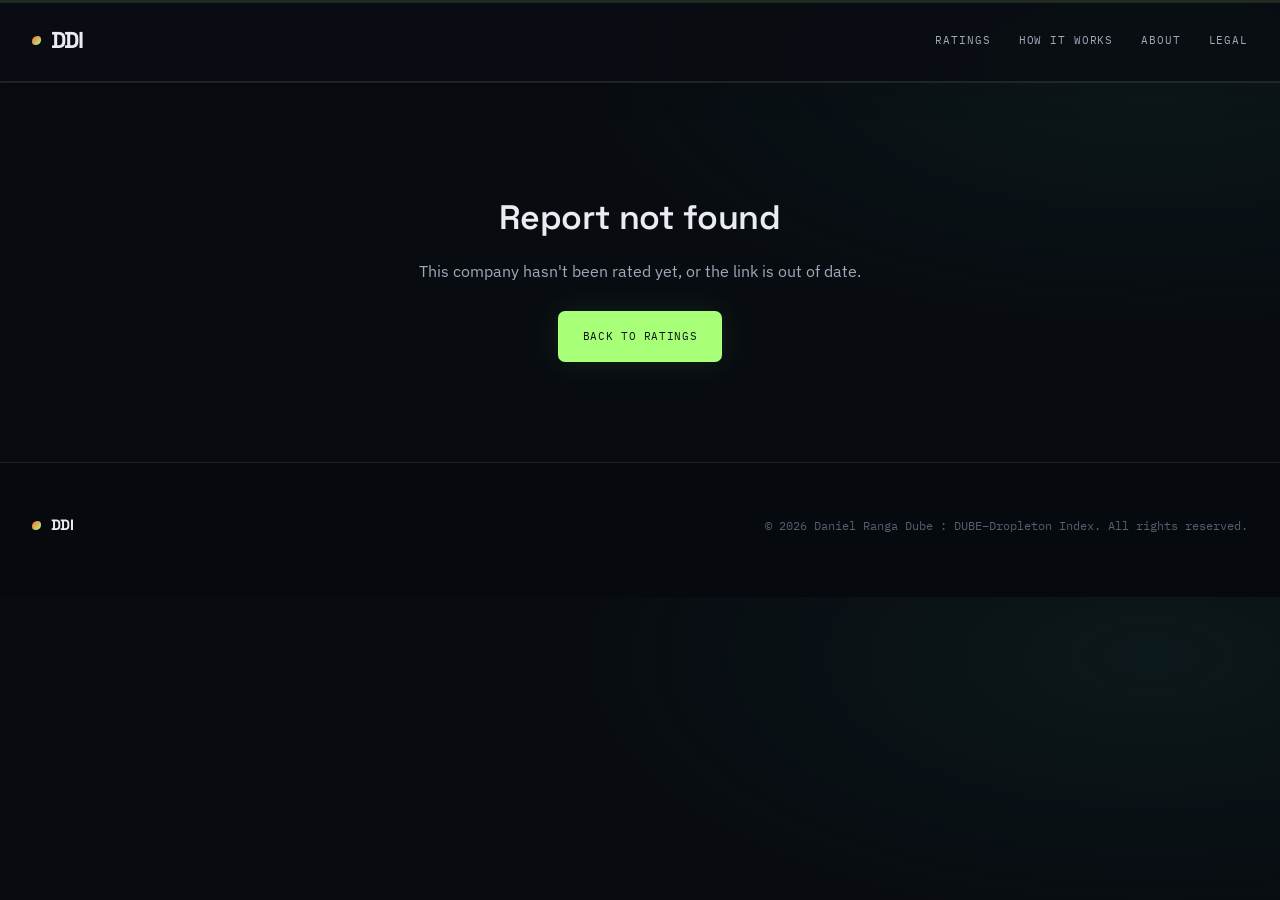
<file: company.html>
<!DOCTYPE html>
<html lang="en">
<head>
<meta charset="UTF-8">
<meta name="viewport" content="width=device-width, initial-scale=1.0">
<title>DDI ,  Company Rating</title>
<link rel="preconnect" href="https://fonts.googleapis.com">
<link rel="preconnect" href="https://fonts.gstatic.com" crossorigin>
<link href="https://fonts.googleapis.com/css2?family=Space+Grotesk:wght@400;500;600;700&family=IBM+Plex+Sans:ital,wght@0,400;0,500;0,600;1,400&family=IBM+Plex+Mono:wght@400;500;600&display=swap" rel="stylesheet">
<link rel="stylesheet" href="style.css">
<style>
  .profile-hero{
    padding: 60px 0 20px;
    border-top: none;
  }
  .back-link{
    font-family: var(--serif-num);
    font-size: 12.5px;
    letter-spacing: 0.04em;
    color: var(--ink-dim);
    text-decoration: none;
    display: inline-flex;
    align-items: center;
    gap: 6px;
    margin-bottom: 34px;
  }
  .back-link:hover{ color: var(--velocity); }

  .profile-top{
    display: flex;
    align-items: center;
    gap: 20px;
    margin-bottom: 22px;
  }
  .profile-logo{
    width: 72px;
    height: 72px;
    object-fit: contain;
    border-radius: var(--radius);
    background: var(--bg-raised);
    border: 1px solid var(--line);
    padding: 10px;
    flex-shrink: 0;
  }
  .profile-logo-fallback{
    width: 72px;
    height: 72px;
    border-radius: var(--radius);
    background: linear-gradient(150deg, var(--energy), var(--velocity) 130%);
    display: flex;
    align-items: center;
    justify-content: center;
    font-family: var(--display);
    font-weight: 700;
    font-size: 24px;
    color: #0A0D13;
    flex-shrink: 0;
  }
  .profile-sector{
    font-family: var(--serif-num);
    font-size: 12px;
    letter-spacing: 0.06em;
    text-transform: uppercase;
    color: var(--ink-faint);
    margin-top: 6px;
  }
  .profile-headline{
    font-family: var(--display);
    font-weight: 600;
    font-size: clamp(24px, 3.4vw, 34px);
    line-height: 1.2;
    margin-bottom: 26px;
    max-width: 24ch;
  }
  .profile-body{
    font-size: 16.5px;
    color: var(--ink-dim);
    line-height: 1.75;
    max-width: 68ch;
    margin-bottom: 50px;
  }

  .profile-scores{
    background: var(--bg-panel);
    border: 1px solid var(--line);
    border-radius: var(--radius);
    padding: 36px;
    margin-bottom: 44px;
  }
  .profile-score-row{
    display: grid;
    grid-template-columns: 70px 1fr 50px;
    align-items: center;
    gap: 16px;
    font-family: var(--serif-num);
    font-size: 13px;
    margin-bottom: 18px;
  }
  .profile-score-row:last-of-type{ margin-bottom: 0; }
  .profile-score-row .label{ color: var(--ink-dim); letter-spacing: 0.04em; }
  .profile-score-row .bar-track{
    height: 8px;
    background: rgba(233,236,243,0.08);
    border-radius: 4px;
    overflow: hidden;
    display: block;
  }
  .profile-score-row .bar-fill{
    display: block;
    height: 100%;
    border-radius: 4px;
    transition: width 0.8s ease;
  }
  .profile-score-row.ads .bar-fill{ background: var(--energy); }
  .profile-score-row.ows .bar-fill{ background: #FFB199; }
  .profile-score-row.rvs .bar-fill{ background: var(--velocity); }
  .profile-score-row .value{ text-align: right; color: var(--ink); font-size: 15px; }

  .profile-ddi{
    display: flex;
    align-items: baseline;
    justify-content: space-between;
    padding-top: 26px;
    margin-top: 26px;
    border-top: 1px solid var(--line);
  }
  .profile-ddi .num{
    font-family: var(--serif-num);
    font-size: 56px;
    font-weight: 500;
    color: var(--ink);
    line-height: 1;
  }
  .profile-ddi .num-caption{
    font-family: var(--serif-num);
    font-size: 11px;
    letter-spacing: 0.08em;
    text-transform: uppercase;
    color: var(--ink-faint);
    display: block;
    margin-top: 6px;
  }

  .profile-conclusion{
    border-left: 2px solid var(--velocity);
    padding: 4px 0 4px 24px;
    margin-bottom: 60px;
  }
  .profile-conclusion strong{
    display: block;
    font-family: var(--serif-num);
    font-size: 11px;
    letter-spacing: 0.08em;
    text-transform: uppercase;
    color: var(--velocity);
    margin-bottom: 10px;
  }
  .profile-conclusion p{
    font-size: 16px;
    color: var(--ink);
    line-height: 1.75;
    max-width: 64ch;
  }

  .not-found{
    padding: 100px 0;
    text-align: center;
  }
  .not-found h2{ margin-bottom: 14px; }
  .not-found p{ color: var(--ink-dim); margin-bottom: 26px; }
</style>
<link rel="stylesheet" href="vision.css"><link rel="icon" href="favicon.ico?v=3" sizes="any">
<link rel="icon" type="image/png" sizes="64x64" href="assets/favicon.png?v=3">
<link rel="icon" type="image/svg+xml" href="assets/favicon.svg?v=3">
<link rel="stylesheet" href="progress.css">
</head>
<body>

<header class="site-nav">
  <div class="nav-inner">
    <a href="index.html" class="wordmark"><span class="dot"></span>DDI</a>
    <nav class="links">
      <a href="index.html">Ratings</a>
      <a href="methodology.html">How it works</a>
      <a href="methodology.html#about">About</a>
      <a href="methodology.html#legal">Legal</a>
    </nav>
  </div>
</header>

<div id="profile-root"></div>

<footer>
  <div class="wrap footer-inner">
    <a href="index.html" class="wordmark"><span class="dot"></span>DDI</a>
    <p>&copy; <span id="year"></span> Daniel Ranga Dube : DUBE&ndash;Dropleton Index. All rights reserved.</p>
  </div>
</footer>

<script>
  document.getElementById('year').textContent = new Date().getFullYear();
</script>
<script src="data.js"></script>
<script src="app.js"></script>
<script>
  function renderProfile() {
    const root = document.getElementById("profile-root");
    const params = new URLSearchParams(window.location.search);
    const slug = params.get("c");
    const company = companies.find(c => slugify(c.name) === slug);

    if (!company) {
      root.innerHTML = `
        <section class="not-found">
          <div class="wrap">
            <h2>Report not found</h2>
            <p>This company hasn't been rated yet, or the link is out of date.</p>
            <a href="index.html" class="btn btn-primary">Back to ratings</a>
          </div>
        </section>
      `;
      document.title = "DDI ,  Report not found";
      return;
    }

    const ddi = calculateDDI(company.ads, company.ows, company.rvs);
    const state = getState(ddi);
    const hasLogo = company.logo && company.logo.trim() !== "";

    document.title = `${company.name} ,  DDI Rating`;

    root.innerHTML = `
      <section class="profile-hero">
        <div class="wrap">
          <a href="index.html" class="back-link">&larr; Back to all ratings</a>
          <div class="profile-top">
            ${hasLogo
              ? `<img class="profile-logo" src="${company.logo}" alt="${company.name} logo" onerror="this.replaceWith(Object.assign(document.createElement('div'),{className:'profile-logo-fallback',textContent:getInitials('${company.name.replace(/'/g,"\\'")}')}))">`
              : `<div class="profile-logo-fallback">${getInitials(company.name)}</div>`
            }
            <div>
              <h1 class="wordmark" style="font-size:26px;">${company.name}</h1>
              <div class="profile-sector">${company.sector}${company.illustrative ? ' <span class="illustrative-badge">Composite Example</span>' : ''}</div>
            </div>
          </div>
          <h2 class="profile-headline">${company.headline}</h2>
          <p class="profile-body">${company.body}</p>
        </div>
      </section>

      <section style="border-top:none; padding-top:0;">
        <div class="wrap">
          <div class="profile-scores">
            <div class="profile-score-row ads">
              <span class="label">ADS</span>
              <span class="bar-track"><span class="bar-fill" style="width:${scoreBarWidth(company.ads)}"></span></span>
              <span class="value">${company.ads}</span>
            </div>
            <div class="profile-score-row ows">
              <span class="label">OWS</span>
              <span class="bar-track"><span class="bar-fill" style="width:${scoreBarWidth(company.ows)}"></span></span>
              <span class="value">${company.ows}</span>
            </div>
            <div class="profile-score-row rvs">
              <span class="label">RVS</span>
              <span class="bar-track"><span class="bar-fill" style="width:${scoreBarWidth(company.rvs)}"></span></span>
              <span class="value">${company.rvs}</span>
            </div>
            <div class="profile-ddi">
              <div>
                <span class="num">${ddi.toFixed(1)}</span>
                <span class="num-caption">DDI Score</span>
              </div>
              <span class="state-tag ${state.tag}" style="font-size:14px; padding:8px 16px;">${state.label}</span>
            </div>
          </div>

          <div class="profile-conclusion">
            <strong>Conclusion</strong>
            <p>${company.conclusion}</p>
          </div>

          <a href="index.html" class="btn btn-ghost">&larr; Back to all ratings</a>
        </div>
      </section>
    `;
  }

  document.addEventListener("DOMContentLoaded", renderProfile);
</script>

<script src="progress.js"></script>
</body>
</html>
</file>
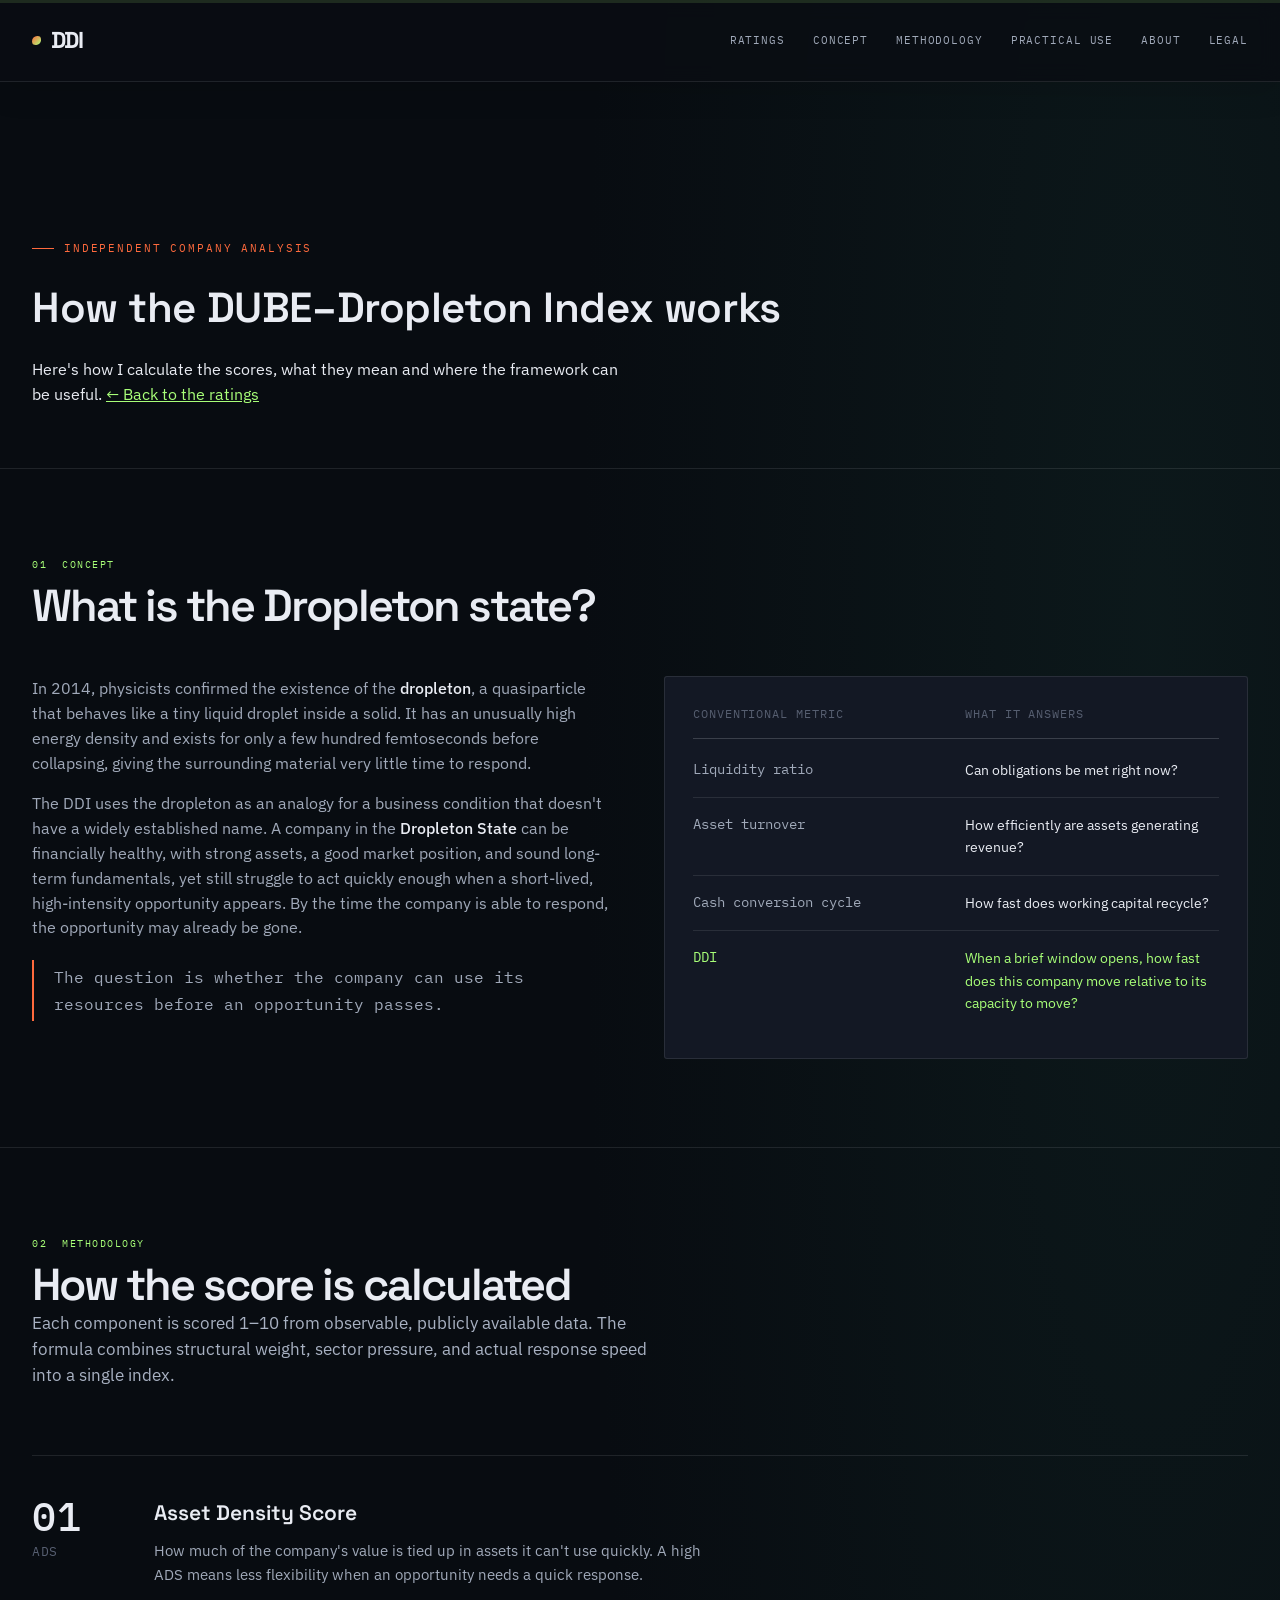
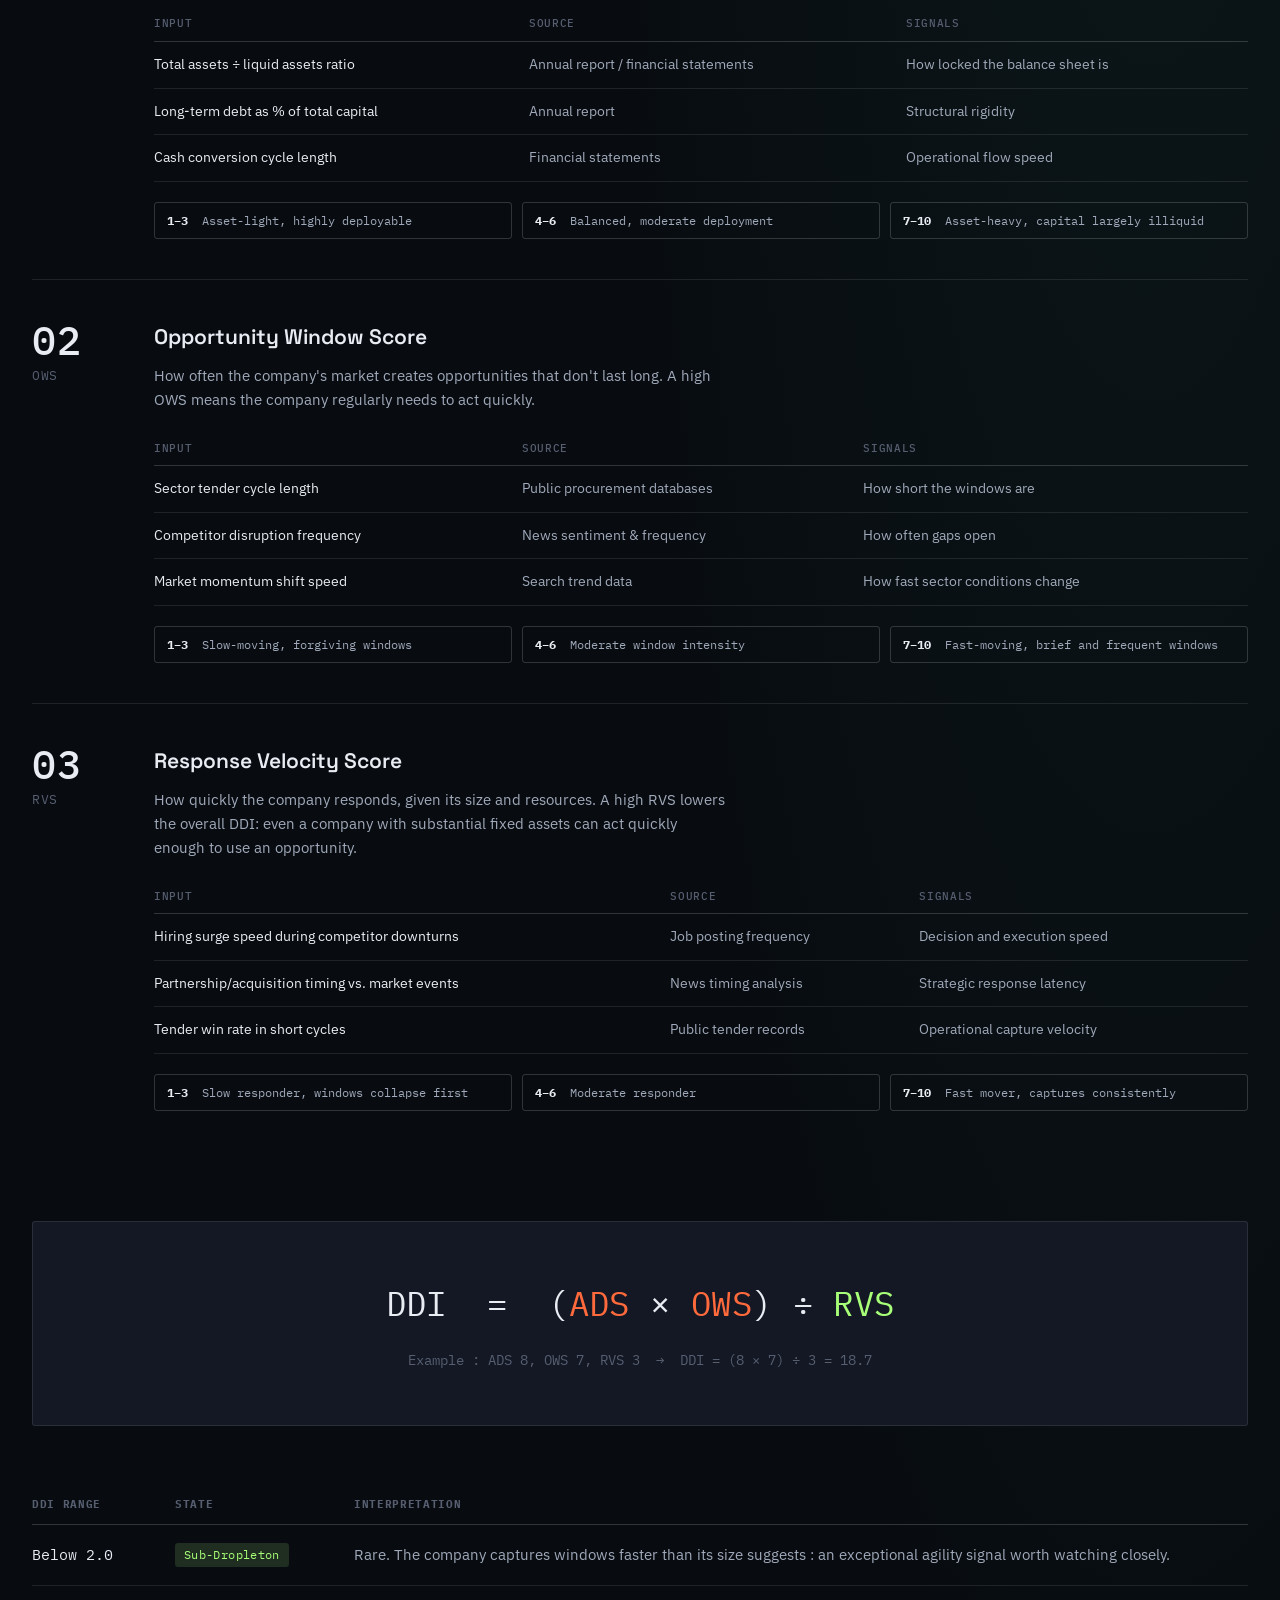
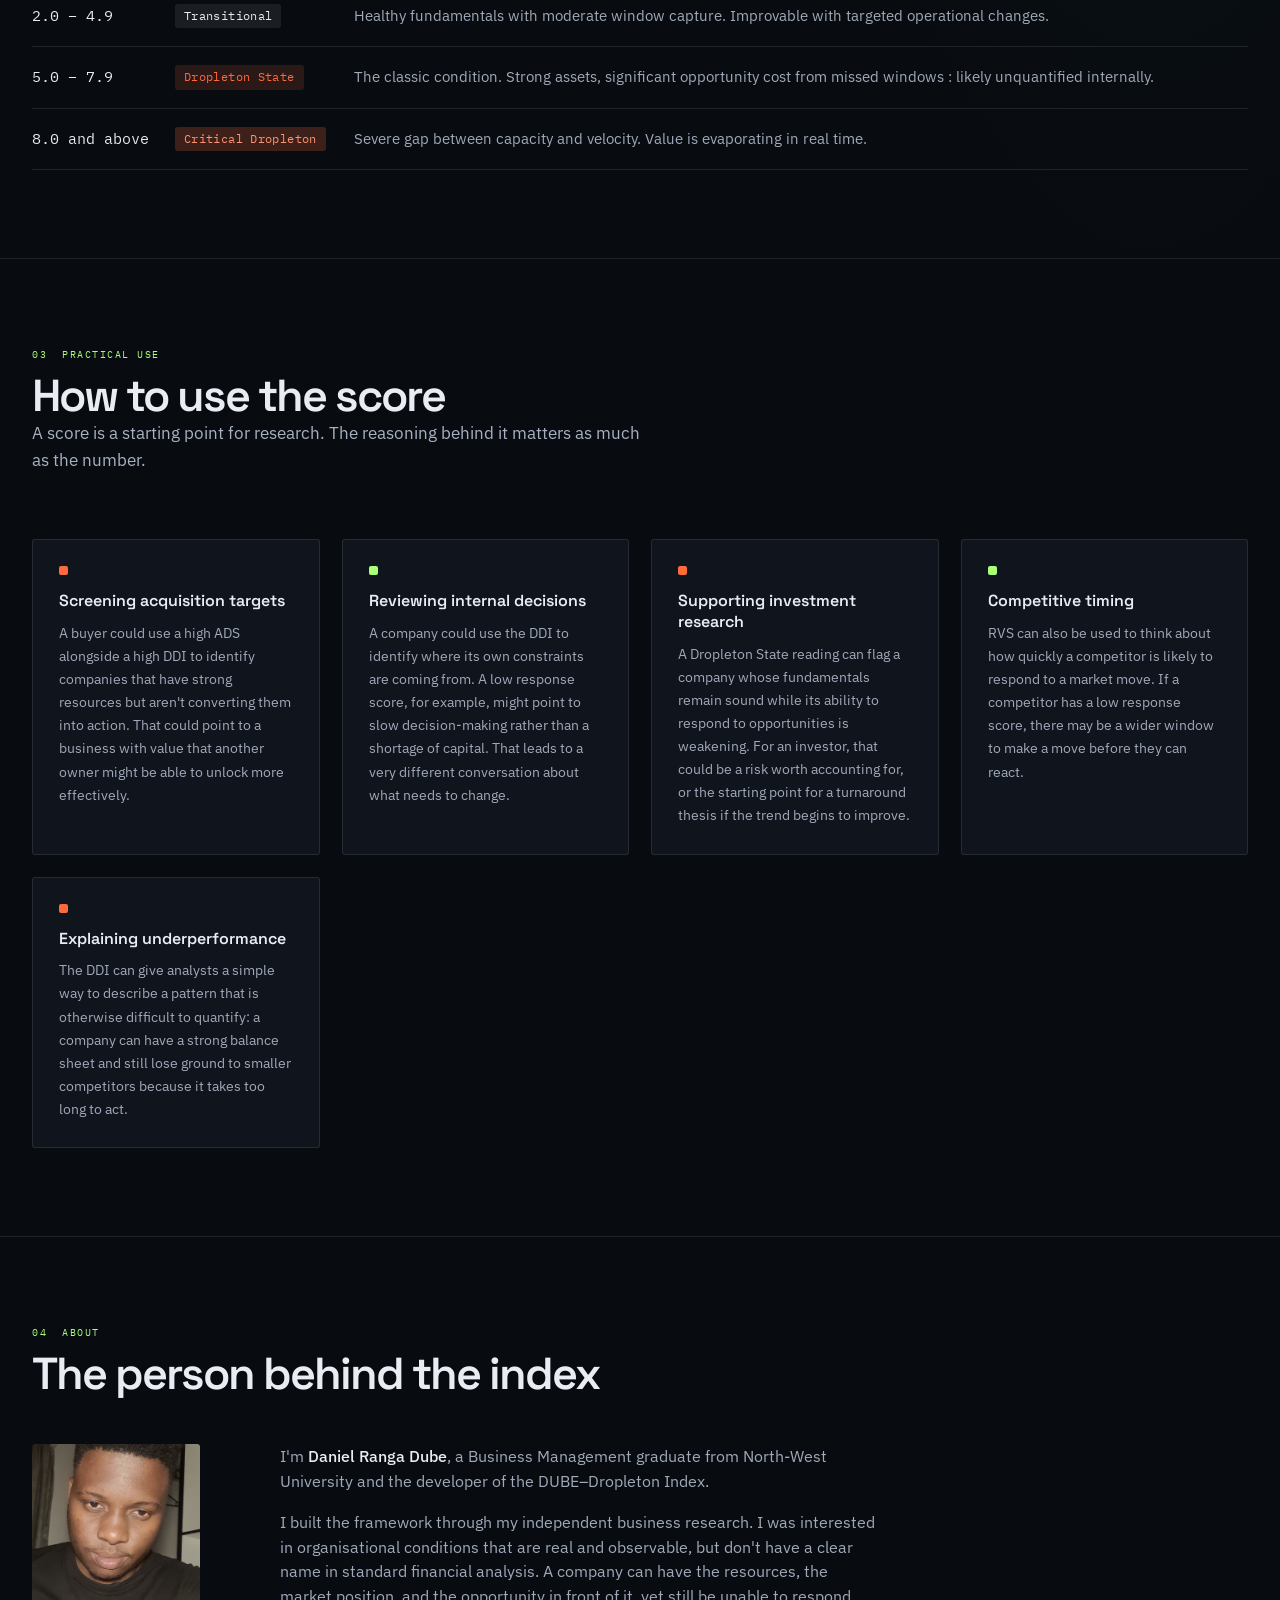
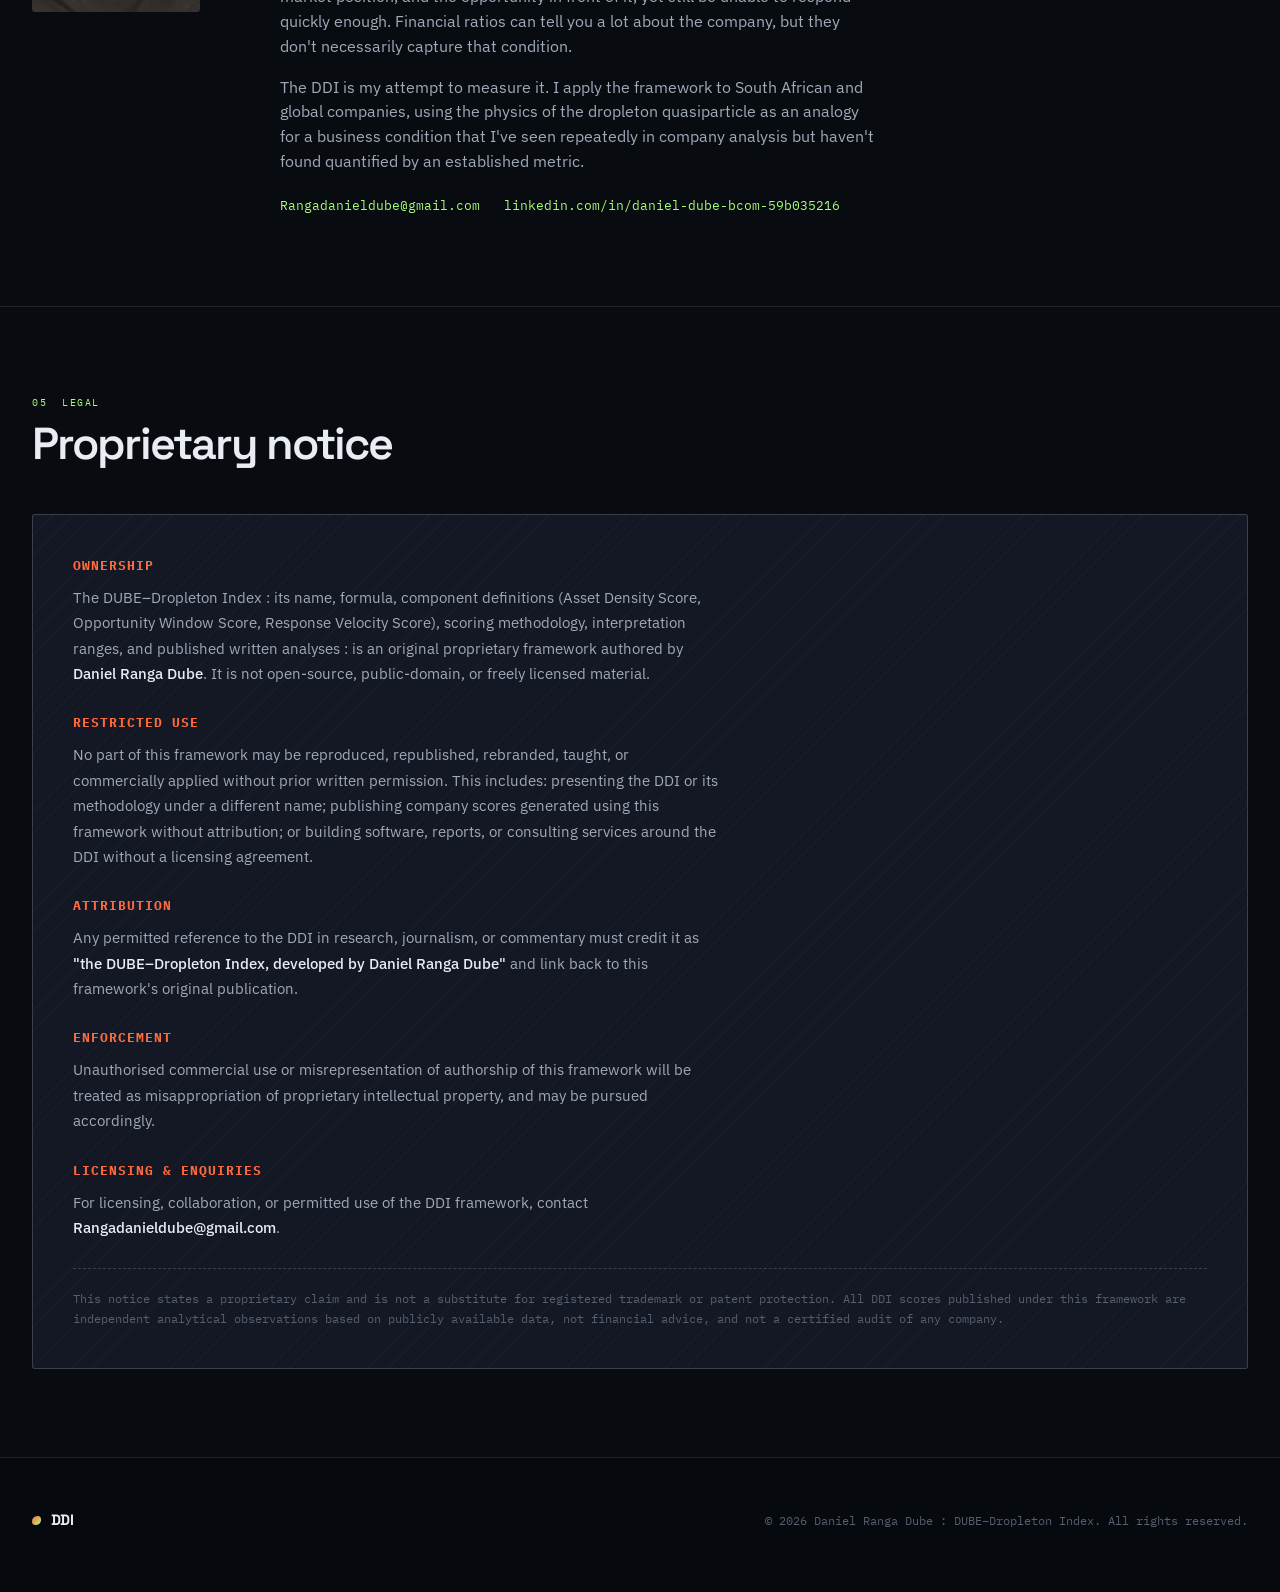
<file: methodology.html>
<!DOCTYPE html>
<html lang="en">
<head>
<meta charset="UTF-8">
<meta name="viewport" content="width=device-width, initial-scale=1.0">
<title>How the DDI Works ,  DUBE-Dropleton Index</title>
<meta name="description" content="The concept, formula, methodology, and practical uses of the DUBE-Dropleton Index (DDI).">
<link rel="preconnect" href="https://fonts.googleapis.com">
<link rel="preconnect" href="https://fonts.gstatic.com" crossorigin>
<link href="https://fonts.googleapis.com/css2?family=Space+Grotesk:wght@400;500;600;700&family=IBM+Plex+Sans:ital,wght@0,400;0,500;0,600;1,400&family=IBM+Plex+Mono:wght@400;500;600&display=swap" rel="stylesheet">
<link rel="stylesheet" href="style.css">
<link rel="stylesheet" href="vision.css"><link rel="icon" href="favicon.ico?v=3" sizes="any">
<link rel="icon" type="image/png" sizes="64x64" href="assets/favicon.png?v=3">
<link rel="icon" type="image/svg+xml" href="assets/favicon.svg?v=3">
<link rel="stylesheet" href="progress.css">
</head>
<body>

<header class="site-nav">
  <div class="nav-inner">
    <a href="#top" class="wordmark"><span class="dot"></span>DDI</a>
    <nav class="links">
      <a href="index.html">Ratings</a>
      <a href="#concept">Concept</a>
      <a href="#methodology">Methodology</a>
      <a href="#practical">Practical Use</a>
      <a href="#about">About</a>
      <a href="#legal">Legal</a>
    </nav>
  </div>
</header>

<div id="top"></div>

<section style="border-top:none; padding-bottom: 60px;">
  <div class="wrap" style="padding-top: 70px;">
    <p class="eyebrow">Independent company analysis</p>
    <h1 class="thesis" style="font-size: clamp(28px, 3.6vw, 42px);">How the DUBE&ndash;Dropleton Index works</h1>
    <p class="sub" style="max-width: 60ch;">Here's how I calculate the scores, what they mean and where the framework can be useful. <a href="index.html" style="color:var(--velocity)">&larr; Back to the ratings</a></p>
  </div>
</section>

<section id="concept">
  <div class="wrap">
    <div class="section-head">
      <div>
        <p class="section-tag">01 &nbsp;Concept</p>
        <h2>What is the Dropleton state?</h2>
      </div>
    </div>
    <div class="concept-grid">
      <div>
        <p>In 2014, physicists confirmed the existence of the <strong>dropleton</strong>, a quasiparticle that behaves like a tiny liquid droplet inside a solid. It has an unusually high energy density and exists for only a few hundred femtoseconds before collapsing, giving the surrounding material very little time to respond.</p>
        <p>The DDI uses the dropleton as an analogy for a business condition that doesn't have a widely established name. A company in the <strong>Dropleton State</strong> can be financially healthy, with strong assets, a good market position, and sound long-term fundamentals, yet still struggle to act quickly enough when a short-lived, high-intensity opportunity appears. By the time the company is able to respond, the opportunity may already be gone.</p>
        <p class="pull-note">The question is whether the company can use its resources before an opportunity passes.</p>
      </div>
      <div class="compare-panel">
        <div class="compare-head">
          <div>Conventional metric</div>
          <div>What it answers</div>
        </div>
        <div class="compare-row">
          <div class="metric-name">Liquidity ratio</div>
          <div class="metric-q">Can obligations be met right now?</div>
        </div>
        <div class="compare-row">
          <div class="metric-name">Asset turnover</div>
          <div class="metric-q">How efficiently are assets generating revenue?</div>
        </div>
        <div class="compare-row">
          <div class="metric-name">Cash conversion cycle</div>
          <div class="metric-q">How fast does working capital recycle?</div>
        </div>
        <div class="compare-row ddi-row">
          <div class="metric-name">DDI</div>
          <div class="metric-q">When a brief window opens, how fast does this company move relative to its capacity to move?</div>
        </div>
      </div>
    </div>
  </div>
</section>

<section id="methodology">
  <div class="wrap">
    <div class="section-head">
      <div>
        <p class="section-tag">02 &nbsp;Methodology</p>
        <h2>How the score is calculated</h2>
        <p class="lede">Each component is scored 1&ndash;10 from observable, publicly available data. The formula combines structural weight, sector pressure, and actual response speed into a single index.</p>
      </div>
    </div>

    <div class="component-card">
      <div class="comp-index"><span class="num">01</span>ADS</div>
      <div class="comp-body">
        <h3>Asset Density Score</h3>
        <p class="what">How much of the company's value is tied up in assets it can't use quickly. A high ADS means less flexibility when an opportunity needs a quick response.</p>
        <table class="inputs">
          <tr><th>Input</th><th>Source</th><th>Signals</th></tr>
          <tr><td>Total assets &divide; liquid assets ratio</td><td>Annual report / financial statements</td><td>How locked the balance sheet is</td></tr>
          <tr><td>Long-term debt as % of total capital</td><td>Annual report</td><td>Structural rigidity</td></tr>
          <tr><td>Cash conversion cycle length</td><td>Financial statements</td><td>Operational flow speed</td></tr>
        </table>
        <div class="scoring-guide">
          <div class="chip"><b>1&ndash;3</b> &nbsp;Asset-light, highly deployable</div>
          <div class="chip"><b>4&ndash;6</b> &nbsp;Balanced, moderate deployment</div>
          <div class="chip"><b>7&ndash;10</b> &nbsp;Asset-heavy, capital largely illiquid</div>
        </div>
      </div>
    </div>

    <div class="component-card">
      <div class="comp-index"><span class="num">02</span>OWS</div>
      <div class="comp-body">
        <h3>Opportunity Window Score</h3>
        <p class="what">How often the company's market creates opportunities that don't last long. A high OWS means the company regularly needs to act quickly.</p>
        <table class="inputs">
          <tr><th>Input</th><th>Source</th><th>Signals</th></tr>
          <tr><td>Sector tender cycle length</td><td>Public procurement databases</td><td>How short the windows are</td></tr>
          <tr><td>Competitor disruption frequency</td><td>News sentiment &amp; frequency</td><td>How often gaps open</td></tr>
          <tr><td>Market momentum shift speed</td><td>Search trend data</td><td>How fast sector conditions change</td></tr>
        </table>
        <div class="scoring-guide">
          <div class="chip"><b>1&ndash;3</b> &nbsp;Slow-moving, forgiving windows</div>
          <div class="chip"><b>4&ndash;6</b> &nbsp;Moderate window intensity</div>
          <div class="chip"><b>7&ndash;10</b> &nbsp;Fast-moving, brief and frequent windows</div>
        </div>
      </div>
    </div>

    <div class="component-card">
      <div class="comp-index"><span class="num">03</span>RVS</div>
      <div class="comp-body">
        <h3>Response Velocity Score</h3>
        <p class="what">How quickly the company responds, given its size and resources. A high RVS lowers the overall DDI: even a company with substantial fixed assets can act quickly enough to use an opportunity.</p>
        <table class="inputs">
          <tr><th>Input</th><th>Source</th><th>Signals</th></tr>
          <tr><td>Hiring surge speed during competitor downturns</td><td>Job posting frequency</td><td>Decision and execution speed</td></tr>
          <tr><td>Partnership/acquisition timing vs. market events</td><td>News timing analysis</td><td>Strategic response latency</td></tr>
          <tr><td>Tender win rate in short cycles</td><td>Public tender records</td><td>Operational capture velocity</td></tr>
        </table>
        <div class="scoring-guide">
          <div class="chip"><b>1&ndash;3</b> &nbsp;Slow responder, windows collapse first</div>
          <div class="chip"><b>4&ndash;6</b> &nbsp;Moderate responder</div>
          <div class="chip"><b>7&ndash;10</b> &nbsp;Fast mover, captures consistently</div>
        </div>
      </div>
    </div>

    <div class="formula-block">
      <div class="formula">DDI &nbsp;=&nbsp; (<span class="e">ADS</span> &times; <span class="e">OWS</span>) &divide; <span class="v">RVS</span></div>
      <div class="example">Example : ADS 8, OWS 7, RVS 3 &nbsp;&rarr;&nbsp; DDI = (8 &times; 7) &divide; 3 = 18.7</div>
    </div>

    <table class="interp">
      <tr><th>DDI Range</th><th>State</th><th>Interpretation</th></tr>
      <tr>
        <td class="range">Below 2.0</td>
        <td class="state"><span class="state-tag state-sub">Sub-Dropleton</span></td>
        <td>Rare. The company captures windows faster than its size suggests : an exceptional agility signal worth watching closely.</td>
      </tr>
      <tr>
        <td class="range">2.0 &ndash; 4.9</td>
        <td class="state"><span class="state-tag state-trans">Transitional</span></td>
        <td>Healthy fundamentals with moderate window capture. Improvable with targeted operational changes.</td>
      </tr>
      <tr>
        <td class="range">5.0 &ndash; 7.9</td>
        <td class="state"><span class="state-tag state-drop">Dropleton State</span></td>
        <td>The classic condition. Strong assets, significant opportunity cost from missed windows : likely unquantified internally.</td>
      </tr>
      <tr>
        <td class="range">8.0 and above</td>
        <td class="state"><span class="state-tag state-crit">Critical Dropleton</span></td>
        <td>Severe gap between capacity and velocity. Value is evaporating in real time.</td>
      </tr>
    </table>
  </div>
</section>

<section id="practical">
  <div class="wrap">
    <div class="section-head">
      <div>
        <p class="section-tag">03 &nbsp;Practical Use</p>
        <h2>How to use the score</h2>
        <p class="lede">A score is a starting point for research. The reasoning behind it matters as much as the number.</p>
      </div>
    </div>

    <div class="use-grid">
      <div class="use-card">
        <span class="use-mark" style="background:var(--energy)"></span>
        <h4>Screening acquisition targets</h4>
        <p>A buyer could use a high ADS alongside a high DDI to identify companies that have strong resources but aren't converting them into action. That could point to a business with value that another owner might be able to unlock more effectively.</p>
      </div>
      <div class="use-card">
        <span class="use-mark" style="background:var(--velocity)"></span>
        <h4>Reviewing internal decisions</h4>
        <p>A company could use the DDI to identify where its own constraints are coming from. A low response score, for example, might point to slow decision-making rather than a shortage of capital. That leads to a very different conversation about what needs to change.</p>
      </div>
      <div class="use-card">
        <span class="use-mark" style="background:var(--energy)"></span>
        <h4>Supporting investment research</h4>
        <p>A Dropleton State reading can flag a company whose fundamentals remain sound while its ability to respond to opportunities is weakening. For an investor, that could be a risk worth accounting for, or the starting point for a turnaround thesis if the trend begins to improve.</p>
      </div>
      <div class="use-card">
        <span class="use-mark" style="background:var(--velocity)"></span>
        <h4>Competitive timing</h4>
        <p>RVS can also be used to think about how quickly a competitor is likely to respond to a market move. If a competitor has a low response score, there may be a wider window to make a move before they can react.</p>
      </div>
      <div class="use-card">
        <span class="use-mark" style="background:var(--energy)"></span>
        <h4>Explaining underperformance</h4>
        <p>The DDI can give analysts a simple way to describe a pattern that is otherwise difficult to quantify: a company can have a strong balance sheet and still lose ground to smaller competitors because it takes too long to act.</p>
      </div>
    </div>
  </div>
</section>

<section id="about">
  <div class="wrap">
    <div class="section-head">
      <div>
        <p class="section-tag">04 &nbsp;About</p>
        <h2>The person behind the index</h2>
      </div>
    </div>
    <div class="about-grid">
      <!-- Save your photo as images/profile/daniel.jpg and it will show automatically. -->
      <div class="photo-frame-wrap">
        <img class="photo-frame" src="images/profile/daniel.jpg" alt="Daniel Ranga Dube"
             onerror="this.style.display='none'; this.nextElementSibling.style.display='flex';">
        <div class="photo-frame photo-frame--placeholder" style="display:none;">
          <span>Add<br>photo</span>
        </div>
      </div>
      <div class="about-copy">
        <p>I'm <strong>Daniel Ranga Dube</strong>, a Business Management graduate from North-West University and the developer of the DUBE&ndash;Dropleton Index.</p>
        <p>I built the framework through my independent business research. I was interested in organisational conditions that are real and observable, but don't have a clear name in standard financial analysis. A company can have the resources, the market position, and the opportunity in front of it, yet still be unable to respond quickly enough. Financial ratios can tell you a lot about the company, but they don't necessarily capture that condition.</p>
        <p>The DDI is my attempt to measure it. I apply the framework to South African and global companies, using the physics of the dropleton quasiparticle as an analogy for a business condition that I've seen repeatedly in company analysis but haven't found quantified by an established metric.</p>
        <div class="contact-line">
          <a href="mailto:Rangadanieldube@gmail.com">Rangadanieldube@gmail.com</a>
          <a href="https://linkedin.com/in/daniel-dube-bcom-59b035216" target="_blank" rel="noopener">linkedin.com/in/daniel-dube-bcom-59b035216</a>
        </div>
      </div>
    </div>
  </div>
</section>

<section id="legal">
  <div class="wrap">
    <div class="section-head">
      <div>
        <p class="section-tag">05 &nbsp;Legal</p>
        <h2>Proprietary notice</h2>
      </div>
    </div>
    <div class="legal-panel">
      <h3>Ownership</h3>
      <p>The DUBE&ndash;Dropleton Index : its name, formula, component definitions (Asset Density Score, Opportunity Window Score, Response Velocity Score), scoring methodology, interpretation ranges, and published written analyses : is an original proprietary framework authored by <strong>Daniel Ranga Dube</strong>. It is not open-source, public-domain, or freely licensed material.</p>

      <h3>Restricted use</h3>
      <p>No part of this framework may be reproduced, republished, rebranded, taught, or commercially applied without prior written permission. This includes: presenting the DDI or its methodology under a different name; publishing company scores generated using this framework without attribution; or building software, reports, or consulting services around the DDI without a licensing agreement.</p>

      <h3>Attribution</h3>
      <p>Any permitted reference to the DDI in research, journalism, or commentary must credit it as <strong>"the DUBE&ndash;Dropleton Index, developed by Daniel Ranga Dube"</strong> and link back to this framework's original publication.</p>

      <h3>Enforcement</h3>
      <p>Unauthorised commercial use or misrepresentation of authorship of this framework will be treated as misappropriation of proprietary intellectual property, and may be pursued accordingly.</p>

      <h3>Licensing &amp; enquiries</h3>
      <p>For licensing, collaboration, or permitted use of the DDI framework, contact <strong>Rangadanieldube@gmail.com</strong>.</p>

      <div class="legal-disclaimer-note">
        This notice states a proprietary claim and is not a substitute for registered trademark or patent protection. All DDI scores published under this framework are independent analytical observations based on publicly available data, not financial advice, and not a certified audit of any company.
      </div>
    </div>
  </div>
</section>

<footer>
  <div class="wrap footer-inner">
    <a href="#top" class="wordmark"><span class="dot"></span>DDI</a>
    <p>&copy; <span id="year"></span> Daniel Ranga Dube : DUBE&ndash;Dropleton Index. All rights reserved.</p>
  </div>
</footer>

<script>
  document.getElementById('year').textContent = new Date().getFullYear();
</script>

<script src="progress.js"></script>
</body>
</html>
</file>
<file: style.css>
:root{
    --bg: #0A0D13;
    --bg-raised: #10141C;
    --bg-panel: #131824;
    --lattice: rgba(160, 180, 220, 0.08);
    --lattice-strong: rgba(160, 180, 220, 0.16);
    --ink: #E9ECF3;
    --ink-dim: #8D95A8;
    --ink-faint: #565E70;
    --energy: #FF6A3D;
    --energy-soft: rgba(255, 106, 61, 0.14);
    --velocity: #a8ff78;
    --velocity-soft: rgba(168,255,120, 0.14);
    --glow-a: #7CFFC4;
    --line: rgba(233, 236, 243, 0.10);
    --line-strong: rgba(233, 236, 243, 0.18);
    --radius: 3px;
    --serif-num: "IBM Plex Mono", monospace;
    --display: "Space Grotesk", sans-serif;
    --body: "IBM Plex Sans", sans-serif;
  }

  *{ box-sizing: border-box; margin:0; padding:0; }

  html{ scroll-behavior: smooth; }

  @media (prefers-reduced-motion: reduce){
    html{ scroll-behavior: auto; }
    *{ animation-duration: 0.001ms !important; animation-iteration-count: 1 !important; transition-duration: 0.001ms !important; }
  }

  body{
    background-color: var(--bg);
    color: var(--ink);
    font-family: var(--body);
    font-size: 16px;
    line-height: 1.6;
    -webkit-font-smoothing: antialiased;
    background-image:
      repeating-radial-gradient(circle at 0 0, transparent 0, var(--bg) 12px),
      repeating-linear-gradient(rgba(124,255,196,0.05), rgba(168,255,120,0.07));
  }

  a{ color: inherit; }

  ::selection{ background: var(--energy); color: #0A0D13; }

  :focus-visible{
    outline: 2px solid var(--velocity);
    outline-offset: 3px;
  }

  .wrap{
    max-width: 1120px;
    margin: 0 auto;
    padding: 0 32px;
  }

  /* ---------- NAV ---------- */
  header.site-nav{
    position: sticky;
    top: 0;
    z-index: 50;
    background: rgba(10,13,19,0.86);
    backdrop-filter: blur(10px);
    border-bottom: 1px solid var(--line);
  }
  .nav-inner{
    max-width: 1120px;
    margin: 0 auto;
    padding: 18px 32px;
    display: flex;
    align-items: center;
    justify-content: space-between;
  }
  .wordmark{
    font-family: var(--display);
    font-weight: 700;
    font-size: 18px;
    letter-spacing: 0.02em;
    display: flex;
    align-items: center;
    gap: 10px;
    text-decoration: none;
  }
  .wordmark .dot{
    width: 9px; height: 9px;
    border-radius: 60% 40% 55% 45%;
    background: linear-gradient(135deg, var(--energy), var(--velocity));
    display: inline-block;
    flex-shrink: 0;
  }
  nav.links{
    display: flex;
    gap: 28px;
    font-family: var(--serif-num);
    font-size: 12.5px;
    letter-spacing: 0.04em;
    text-transform: uppercase;
  }
  nav.links a{
    text-decoration: none;
    color: var(--ink-dim);
    transition: color 0.2s ease;
    white-space: nowrap;
  }
  nav.links a:hover{ color: var(--ink); }
  @media (max-width: 760px){
    nav.links{ display: none; }
  }

  /* ---------- HERO ---------- */
  .hero{
    padding: 110px 0 90px;
    position: relative;
    overflow: hidden;
  }
  .hero-inner{
    display: grid;
    grid-template-columns: 1.15fr 0.85fr;
    gap: 56px;
    align-items: center;
  }
  @media (max-width: 860px){
    .hero-inner{ grid-template-columns: 1fr; }
  }

  .eyebrow{
    font-family: var(--serif-num);
    font-size: 12px;
    letter-spacing: 0.14em;
    text-transform: uppercase;
    color: var(--energy);
    display: flex;
    align-items: center;
    gap: 10px;
    margin-bottom: 22px;
  }
  .eyebrow::before{
    content: "";
    width: 22px; height: 1px;
    background: var(--energy);
  }

  h1.thesis{
    font-family: var(--display);
    font-weight: 600;
    font-size: clamp(32px, 4.4vw, 52px);
    line-height: 1.08;
    letter-spacing: -0.01em;
    color: var(--ink);
    margin-bottom: 26px;
  }
  h1.thesis em{
    font-style: normal;
    color: var(--velocity);
  }

  .hero p.sub{
    font-size: 17px;
    color: var(--ink-dim);
    max-width: 46ch;
    margin-bottom: 34px;
  }

  .cta-row{ display: flex; gap: 14px; flex-wrap: wrap; }
  .btn{
    position: relative;
    font-family: var(--serif-num);
    font-size: 13px;
    letter-spacing: 0.05em;
    text-transform: uppercase;
    padding: 13px 26px;
    border-radius: 6em;
    text-decoration: none;
    display: inline-block;
    cursor: pointer;
    transition: transform 0.2s ease, box-shadow 0.2s ease, color 0.2s ease, border-color 0.2s ease;
    border: 1px solid transparent;
    overflow: visible;
    z-index: 0;
  }
  .btn::after{
    content: "";
    display: block;
    position: absolute;
    inset: 0;
    border-radius: 6em;
    z-index: -1;
    opacity: 0;
    transition: transform 0.4s ease, opacity 0.4s ease, background 0.2s ease;
  }
  .btn:hover{
    transform: translateY(-3px);
  }
  .btn:active{
    transform: translateY(-1px);
  }
  .btn-primary{
    background: var(--ink);
    color: var(--bg);
    transition: transform 0.2s ease, box-shadow 0.2s ease, color 0.2s ease, background 0.2s ease;
  }
  .btn-primary::after{ background: var(--velocity); }
  .btn-primary:hover{
    background: var(--velocity);
    color: var(--bg);
    box-shadow: 0 10px 26px rgba(168,255,120,0.35);
  }
  .btn-primary:hover::after{
    animation: btn-ripple 0.6s ease-out;
  }
  @keyframes btn-ripple{
    0%{ opacity: 0.9; transform: scale(1); }
    100%{ opacity: 0; transform: scale(1.5); }
  }
  .btn-ghost{
    background: transparent;
    border-color: var(--line-strong);
    color: var(--ink);
  }
  .btn-ghost::after{ content: none; }
  .btn-ghost:hover{
    border-color: var(--energy);
    color: var(--energy);
    box-shadow: 0 10px 26px rgba(255,106,61,0.2);
  }

  /* droplet visual */
  .droplet-stage{
    position: relative;
    height: 340px;
    display: flex;
    align-items: center;
    justify-content: center;
  }
  .lattice-frame{
    position: absolute;
    inset: 0;
    border: 1px solid var(--line);
    background-image:
      linear-gradient(var(--lattice-strong) 1px, transparent 1px),
      linear-gradient(90deg, var(--lattice-strong) 1px, transparent 1px);
    background-size: 28px 28px;
    mask-image: radial-gradient(circle at center, black 40%, transparent 78%);
  }
  .droplet-halo{
    position: absolute;
    width: 190px;
    height: 190px;
    border-radius: 50%;
    background: linear-gradient(45deg, var(--glow-a), var(--velocity), #1FFFA3, var(--glow-a));
    background-size: 300% 300%;
    filter: blur(30px);
    opacity: 0.6;
    z-index: 1;
    animation: halo-spin 8s linear infinite;
  }
  @keyframes halo-spin{
    0%{ background-position: 0% 50%; }
    50%{ background-position: 100% 50%; }
    100%{ background-position: 0% 50%; }
  }

  .metaball-collapse-wrap{
    position: absolute;
    width: 210px;
    height: 210px;
    z-index: 2;
    overflow: hidden;
    border-radius: 50%;
    background: black;
    filter: contrast(25);
    transition: transform 0.5s cubic-bezier(.4,0,.2,1), opacity 0.5s ease;
  }
  .metaball-collapse-wrap.is-collapsing{
    transform: scale(0.15);
    opacity: 0.2;
  }
  .metaball-stage{
    background: inherit;
    animation: metaball-spin 7s ease-in-out infinite;
  }
  @keyframes metaball-spin{
    to{ transform: rotate(360deg); }
  }
  .meta:before,
  .meta:after{
    content: "";
    position: absolute;
    width: 100px;
    height: 100px;
    left: 50%;
    top: 50%;
    margin: -50px;
    background: rgba(124,255,196,.9);
    border-radius: 50%;
    filter: blur(25px);
    animation: meta-move 12s infinite alternate ease-in-out;
  }
  .meta:before{
    animation-duration: 19.3s;
    animation-delay: -3.3s;
  }
  .meta:nth-child(2):before{
    animation-duration: 14.7s;
    animation-delay: -2.7s;
  }
  .meta:nth-child(2):after{
    animation-duration: 8.7s;
    animation-delay: -5.32s;
  }
  @keyframes meta-move{
    0%{ transform: translate(0%, 100%); }
    15%{ transform: translate(-120%, 160%); }
    30%{ transform: translate(100%, -80%); }
    40%{ transform: translate(-140%, 0%); }
    60%{ transform: translate(40%, -80%); }
    80%{ transform: translate(-160%, -20%); }
    100%{ transform: translate(40%, 60%); }
  }

  .droplet-label{
    position: absolute;
    bottom: 14px;
    left: 50%;
    transform: translateX(-50%);
    font-family: var(--serif-num);
    font-size: 11px;
    letter-spacing: 0.08em;
    color: var(--ink-faint);
    text-transform: uppercase;
  }

  /* ---------- SECTION SHELL ---------- */
  section{
    padding: 88px 0;
    border-top: 1px solid var(--line);
  }
  .section-head{
    display: flex;
    justify-content: space-between;
    align-items: flex-end;
    gap: 24px;
    margin-bottom: 46px;
    flex-wrap: wrap;
  }
  .section-tag{
    font-family: var(--serif-num);
    font-size: 12px;
    letter-spacing: 0.12em;
    text-transform: uppercase;
    color: var(--velocity);
  }
  h2{
    font-family: var(--display);
    font-weight: 600;
    font-size: clamp(24px, 3vw, 34px);
    letter-spacing: -0.01em;
    margin-top: 8px;
  }
  .lede{
    font-size: 16.5px;
    color: var(--ink-dim);
    max-width: 62ch;
    margin-bottom: 20px;
  }

  /* ---------- WHAT IS DDI ---------- */
  .concept-grid{
    display: grid;
    grid-template-columns: 1fr 1fr;
    gap: 48px;
  }
  @media (max-width: 820px){ .concept-grid{ grid-template-columns: 1fr; } }
  .concept-grid p{ color: var(--ink-dim); margin-bottom: 16px; font-size: 15.5px; }
  .concept-grid p strong{ color: var(--ink); font-weight: 500; }
  .pull-note{
    font-family: var(--serif-num);
    font-size: 15px;
    color: var(--ink);
    border-left: 2px solid var(--energy);
    padding: 4px 0 4px 20px;
    margin-top: 20px;
    line-height: 1.7;
  }

  /* comparison panel */
  .compare-panel{
    background: var(--bg-panel);
    border: 1px solid var(--line);
    border-radius: var(--radius);
    padding: 28px;
  }
  .compare-row{
    display: grid;
    grid-template-columns: 1fr 1fr;
    gap: 18px;
    padding: 16px 0;
    border-bottom: 1px solid var(--line);
  }
  .compare-row:last-child{ border-bottom: none; }
  .compare-row .metric-name{
    font-family: var(--serif-num);
    font-size: 13.5px;
    color: var(--ink-dim);
  }
  .compare-row .metric-q{
    font-size: 14px;
    color: var(--ink);
  }
  .compare-head{
    display: grid;
    grid-template-columns: 1fr 1fr;
    gap: 18px;
    padding-bottom: 14px;
    margin-bottom: 4px;
    border-bottom: 1px solid var(--line-strong);
    font-family: var(--serif-num);
    font-size: 11.5px;
    letter-spacing: 0.08em;
    text-transform: uppercase;
    color: var(--ink-faint);
  }
  .compare-row.ddi-row .metric-q{ color: var(--velocity); }
  .compare-row.ddi-row .metric-name{ color: var(--velocity); }

  /* ---------- METHODOLOGY ---------- */
  .component-card{
    display: grid;
    grid-template-columns: 90px 1fr;
    gap: 32px;
    padding: 40px 0;
    border-top: 1px solid var(--line);
  }
  .component-card:first-of-type{ border-top: none; }
  @media (max-width: 700px){
    .component-card{ grid-template-columns: 1fr; gap: 14px; }
  }
  .comp-index{
    font-family: var(--serif-num);
    font-size: 13px;
    color: var(--ink-faint);
    letter-spacing: 0.05em;
  }
  .comp-index .num{
    display: block;
    font-size: 40px;
    color: var(--ink);
    font-weight: 500;
    line-height: 1;
    margin-bottom: 6px;
  }
  .comp-body h3{
    font-family: var(--display);
    font-size: 21px;
    font-weight: 600;
    margin-bottom: 10px;
  }
  .comp-body > p.what{
    color: var(--ink-dim);
    font-size: 15px;
    margin-bottom: 20px;
    max-width: 64ch;
  }
  table.inputs{
    width: 100%;
    border-collapse: collapse;
    margin-bottom: 20px;
    font-size: 13.5px;
  }
  table.inputs th{
    text-align: left;
    font-family: var(--serif-num);
    font-weight: 500;
    font-size: 11px;
    letter-spacing: 0.06em;
    text-transform: uppercase;
    color: var(--ink-faint);
    padding: 8px 14px 8px 0;
    border-bottom: 1px solid var(--line-strong);
  }
  table.inputs td{
    padding: 12px 14px 12px 0;
    border-bottom: 1px solid var(--line);
    color: var(--ink-dim);
    vertical-align: top;
  }
  table.inputs td:first-child{ color: var(--ink); }

  .scoring-guide{
    display: flex;
    gap: 10px;
    flex-wrap: wrap;
  }
  .scoring-guide .chip{
    font-family: var(--serif-num);
    font-size: 12px;
    padding: 8px 12px;
    border-radius: var(--radius);
    border: 1px solid var(--line-strong);
    color: var(--ink-dim);
    flex: 1 1 220px;
  }
  .scoring-guide .chip b{ color: var(--ink); }

  /* formula display */
  .formula-block{
    margin: 70px 0 60px;
    text-align: center;
    padding: 54px 20px;
    background: var(--bg-panel);
    border: 1px solid var(--line);
    border-radius: var(--radius);
    position: relative;
  }
  .formula-block .formula{
    font-family: var(--serif-num);
    font-size: clamp(20px, 4.2vw, 34px);
    letter-spacing: 0.01em;
  }
  .formula-block .formula .e{ color: var(--energy); }
  .formula-block .formula .v{ color: var(--velocity); }
  .formula-block .example{
    margin-top: 18px;
    font-family: var(--serif-num);
    font-size: 14px;
    color: var(--ink-faint);
  }

  /* interpretation table */
  table.interp{
    width: 100%;
    border-collapse: collapse;
    font-size: 14.5px;
  }
  table.interp th{
    text-align: left;
    font-family: var(--serif-num);
    font-size: 11px;
    letter-spacing: 0.06em;
    text-transform: uppercase;
    color: var(--ink-faint);
    padding: 10px 16px 10px 0;
    border-bottom: 1px solid var(--line-strong);
  }
  table.interp td{
    padding: 18px 16px 18px 0;
    border-bottom: 1px solid var(--line);
    vertical-align: top;
    color: var(--ink-dim);
  }
  table.interp td.range{
    font-family: var(--serif-num);
    color: var(--ink);
    white-space: nowrap;
  }
  table.interp td.state{
    font-family: var(--serif-num);
    font-size: 12.5px;
    letter-spacing: 0.03em;
  }
  .state-tag{
    display: inline-block;
    padding: 3px 9px;
    border-radius: var(--radius);
    font-size: 11.5px;
  }
  .state-sub{ background: var(--velocity-soft); color: var(--velocity); }
  .state-trans{ background: rgba(233,236,243,0.08); color: var(--ink); }
  .state-drop{ background: var(--energy-soft); color: var(--energy); }
  .state-crit{ background: rgba(255,106,61,0.22); color: #FF9270; }

  /* ---------- APPLIED / CASE STUDIES ---------- */
  .illustrative-note{
    font-family: var(--serif-num);
    font-size: 12.5px;
    color: var(--ink-faint);
    border: 1px dashed var(--line-strong);
    border-radius: var(--radius);
    padding: 14px 18px;
    margin-bottom: 40px;
    line-height: 1.7;
  }
  .illustrative-note b{ color: var(--ink-dim); }

  .scroll-cue{
    display: flex;
    align-items: center;
    gap: 8px;
    font-family: var(--serif-num);
    font-size: 12px;
    letter-spacing: 0.05em;
    text-transform: uppercase;
    color: var(--velocity);
    margin-bottom: 28px;
    transition: opacity 0.4s ease;
  }
  .scroll-cue svg{
    animation: scroll-cue-bounce 1.6s ease-in-out infinite;
  }
  @keyframes scroll-cue-bounce{
    0%, 100%{ transform: translateY(0); opacity: 0.6; }
    50%{ transform: translateY(4px); opacity: 1; }
  }

  /* Rating cards.
     Every grid row has a FIXED height. A hovered card grows out of its row and
     floats over the cards below it, so nothing else on the page moves (no
     layout jump, no hover flicker). */
  .case-grid{
    --case-row: 176px;
    position: relative;
    display: grid;
    /* min(310px,100%) stops the grid overflowing phones narrower than ~375px */
    grid-template-columns: repeat(auto-fit, minmax(min(310px, 100%), 1fr));
    grid-auto-rows: var(--case-row);
    align-items: start;
    gap: 24px;
  }
  .case-card{
    background: var(--bg-panel);
    border: 1px solid var(--line);
    border-radius: var(--radius);
    padding: 28px;
    display: flex;
    flex-direction: column;
    text-decoration: none;
    color: inherit;
    cursor: pointer;
    position: relative;
    overflow: hidden;
    min-width: 0;
    min-height: var(--case-row);
    transition: transform 0.25s ease, border-color 0.25s ease, box-shadow 0.25s ease;
  }
  .case-card:is(:hover, :focus-visible){
    z-index: 5;
    transform: translateY(-4px);
    border-color: var(--line-strong);
    box-shadow: 0 24px 60px rgba(0, 0, 0, 0.5);
  }
  .card-glow{
    position: absolute;
    inset: 0;
    pointer-events: none;
    opacity: 0;
    background: radial-gradient(120% 80% at 0% 0%, var(--velocity-soft), transparent 60%);
    transition: opacity 0.3s ease;
  }
  .case-card:is(:hover, :focus-visible) .card-glow{ opacity: 1; }
  .case-content{ position: relative; z-index: 1; }
  .case-dots{
    position: absolute;
    top: 2px;
    right: 0;
    display: flex;
    gap: 5px;
  }
  .case-dots span{
    width: 7px;
    height: 7px;
    border-radius: 50%;
    display: block;
  }
  .case-dots .dot-ads{ background: var(--energy); }
  .case-dots .dot-ows{ background: #FFB199; }
  .case-dots .dot-rvs{ background: var(--velocity); }

  .teaser-hint{
    display: block;
    margin-top: 14px;
    font-family: var(--serif-num);
    font-size: 10.5px;
    letter-spacing: 0.04em;
    text-transform: uppercase;
    color: var(--ink-faint);
    opacity: 1;
    transition: opacity 0.25s ease;
  }
  .case-card:is(:hover, :focus-visible) .teaser-hint{ opacity: 0; }

  /* Smooth height reveal: animates a 0fr -> 1fr grid track, so it always
     takes exactly as long as the real content needs (max-height didn't). */
  .case-reveal{
    display: grid;
    grid-template-rows: 0fr;
    opacity: 0;
    transition: grid-template-rows 0.45s ease, opacity 0.35s ease;
  }
  .case-reveal__inner{
    min-height: 0;
    overflow: hidden;
  }
  .case-reveal__inner > :first-child{ margin-top: 20px; }
  .case-card:is(:hover, :focus-visible) .case-reveal{
    grid-template-rows: 1fr;
    opacity: 1;
    transition-delay: 0s, 0.1s;
  }

  /* Touch screens can't hover: show everything, no fixed row height. */
  @media (hover: none){
    .case-grid{ grid-auto-rows: auto; align-items: stretch; }
    .case-card{ min-height: 0; }
    .case-card:hover{ transform: none; box-shadow: none; }
    .case-reveal{ grid-template-rows: 1fr; opacity: 1; }
    .teaser-hint{ display: none; }
  }

  .case-card--empty{
    background: transparent;
    border: 1px dashed var(--line-strong);
    justify-content: center;
    align-self: stretch;
    cursor: default;
  }
  .case-card--empty:hover{
    transform: none;
    border-color: var(--line-strong);
    box-shadow: none;
    z-index: auto;
  }
  .case-card--empty h3{ color: var(--ink-faint); }
  .case-card--empty .case-sector{ color: var(--ink-faint); }
  .empty-slot-body p{
    font-size: 13.5px;
    color: var(--ink-faint);
    line-height: 1.6;
  }
  .case-top{
    display: flex;
    align-items: center;
    gap: 14px;
    margin-bottom: 6px;
    padding-right: 42px;   /* room for the three score dots */
  }
  .case-top h3{
    margin-bottom: 6px;
  }
  .case-logo{
    width: 44px;
    height: 44px;
    object-fit: contain;
    border-radius: var(--radius);
    background: var(--bg-raised);
    border: 1px solid var(--line);
    padding: 6px;
    flex-shrink: 0;
  }
  .case-logo-fallback{
    width: 44px;
    height: 44px;
    border-radius: var(--radius);
    background: linear-gradient(150deg, var(--energy), var(--velocity) 130%);
    display: flex;
    align-items: center;
    justify-content: center;
    font-family: var(--display);
    font-weight: 700;
    font-size: 15px;
    color: #0A0D13;
    flex-shrink: 0;
  }
  .case-card h3{
    font-family: var(--display);
    font-size: 18px;
    font-weight: 600;
    line-height: 1.3;
  }
  .case-sector{
    font-family: var(--serif-num);
    font-size: 11.5px;
    color: var(--ink-faint);
    text-transform: uppercase;
    letter-spacing: 0.05em;
  }
  .illustrative-badge{
    display: inline-block;
    margin-left: 8px;
    padding: 2px 7px;
    border-radius: var(--radius);
    background: rgba(233,236,243,0.08);
    color: var(--ink-dim);
    font-size: 10px;
    letter-spacing: 0.04em;
  }
  .case-headline{
    font-family: var(--display);
    font-size: 15px;
    font-weight: 600;
    color: var(--ink);
    line-height: 1.4;
    margin: 18px 0 10px;
  }
  .case-body{
    font-size: 14px;
    color: var(--ink-dim);
    line-height: 1.65;
    margin-bottom: 20px;
  }
  .case-conclusion{
    font-size: 14px;
    color: var(--ink-dim);
    line-height: 1.65;
    margin-top: 18px;
    padding-top: 18px;
    border-top: 1px solid var(--line);
  }
  .case-conclusion strong{
    display: block;
    font-family: var(--serif-num);
    font-size: 10.5px;
    letter-spacing: 0.08em;
    text-transform: uppercase;
    color: var(--velocity);
    margin-bottom: 6px;
  }
  .case-scores{
    display: flex;
    flex-direction: column;
    gap: 10px;
    margin-bottom: 20px;
  }
  .score-row{
    display: grid;
    grid-template-columns: 40px 1fr 28px;
    align-items: center;
    gap: 10px;
    font-family: var(--serif-num);
    font-size: 12px;
  }
  .score-row .label{ color: var(--ink-faint); }
  .score-row .bar-track{
    height: 5px;
    background: rgba(233,236,243,0.08);
    border-radius: 3px;
    overflow: hidden;
    display: block;
  }
  .score-row .bar-fill{ display: block; height: 100%; border-radius: 3px; }
  .score-row.ads .bar-fill{ background: var(--energy); }
  .score-row.ows .bar-fill{ background: #FFB199; }
  .score-row.rvs .bar-fill{ background: var(--velocity); }
  .score-row .value{ text-align: right; color: var(--ink); }

  .ddi-readout{
    display: flex;
    align-items: baseline;
    justify-content: space-between;
    padding-top: 18px;
    border-top: 1px solid var(--line);
    margin-bottom: 16px;
  }
  .ddi-readout .ddi-number{
    font-family: var(--serif-num);
    font-size: 30px;
    color: var(--ink);
    font-weight: 500;
  }
  .ddi-readout .ddi-caption{
    font-family: var(--serif-num);
    font-size: 10.5px;
    color: var(--ink-faint);
    letter-spacing: 0.06em;
    text-transform: uppercase;
  }
  .case-card p.observation{
    font-size: 14px;
    color: var(--ink-dim);
    line-height: 1.65;
  }

  /* live feed panel */
  .feed-panel{
    margin-top: 56px;
    border: 1px solid var(--line);
    border-radius: var(--radius);
    background: var(--bg-panel);
    padding: 26px 28px;
  }
  .feed-head{
    display: flex;
    align-items: center;
    gap: 10px;
    margin-bottom: 16px;
    font-family: var(--serif-num);
    font-size: 12px;
    letter-spacing: 0.06em;
    text-transform: uppercase;
    color: var(--ink-dim);
  }
  .feed-head .pulse{
    width: 7px; height: 7px;
    border-radius: 50%;
    background: var(--ink-faint);
    flex-shrink: 0;
  }
  .feed-table{ width: 100%; border-collapse: collapse; font-size: 13px; }
  .feed-table td{ padding: 9px 0; border-bottom: 1px solid var(--line); color: var(--ink-dim); }
  .feed-table td:first-child{ color: var(--ink); width: 40%; }
  .feed-table td.status{ text-align: right; font-family: var(--serif-num); font-size: 11px; letter-spacing: 0.04em; }
  .feed-table td.status.live{ color: var(--velocity); }
  .feed-table td.status.manual{ color: var(--ink-faint); }

  /* ---------- PRACTICAL USE ---------- */
  .use-grid{
    display: grid;
    grid-template-columns: repeat(auto-fit, minmax(260px, 1fr));
    gap: 22px;
  }
  .use-card{
    padding: 26px;
    border: 1px solid var(--line);
    border-radius: var(--radius);
    background: var(--bg-raised);
  }
  .use-card .use-mark{
    display: block;
    width: 9px;
    height: 9px;
    border-radius: 2px;
    margin-bottom: 16px;
  }
  .use-card h4{
    font-family: var(--display);
    font-size: 16px;
    font-weight: 600;
    margin-bottom: 10px;
    line-height: 1.3;
  }
  .use-card p{
    font-size: 14px;
    color: var(--ink-dim);
    line-height: 1.65;
  }

  /* ---------- ABOUT ---------- */
  .about-grid{
    display: grid;
    grid-template-columns: 200px 1fr;
    gap: 48px;
    align-items: start;
  }
  @media (max-width: 700px){ .about-grid{ grid-template-columns: 1fr; } }
  .photo-frame{
    width: 168px;
    height: 168px;
    border-radius: var(--radius);
    object-fit: cover;
    display: block;
  }
  .photo-frame--placeholder{
    display: flex;
    align-items: center;
    justify-content: center;
    background: var(--bg-panel);
    border: 1px dashed var(--line-strong);
    font-family: var(--serif-num);
    font-size: 12px;
    letter-spacing: 0.05em;
    text-transform: uppercase;
    color: var(--ink-faint);
    text-align: center;
    line-height: 1.6;
  }
  .about-copy p{
    color: var(--ink-dim);
    margin-bottom: 16px;
    font-size: 15.5px;
    max-width: 60ch;
  }
  .about-copy p strong{ color: var(--ink); font-weight: 500; }
  .contact-line{
    display: flex;
    gap: 24px;
    margin-top: 22px;
    font-family: var(--serif-num);
    font-size: 13px;
    flex-wrap: wrap;
  }
  .contact-line a{ color: var(--velocity); text-decoration: none; border-bottom: 1px solid transparent; }
  .contact-line a:hover{ border-bottom-color: var(--velocity); }

  /* ---------- LEGAL / PROPRIETARY NOTICE ---------- */
  .legal-panel{
    border: 1px solid var(--line-strong);
    border-radius: var(--radius);
    padding: 40px;
    background:
      repeating-linear-gradient(135deg, rgba(233,236,243,0.02) 0px, rgba(233,236,243,0.02) 1px, transparent 1px, transparent 14px),
      var(--bg-panel);
  }
  .legal-panel h3{
    font-family: var(--serif-num);
    font-size: 12.5px;
    letter-spacing: 0.08em;
    text-transform: uppercase;
    color: var(--energy);
    margin-bottom: 10px;
    margin-top: 26px;
  }
  .legal-panel h3:first-child{ margin-top: 0; }
  .legal-panel p{
    font-size: 14.5px;
    color: var(--ink-dim);
    line-height: 1.75;
    max-width: 72ch;
  }
  .legal-panel p strong{ color: var(--ink); font-weight: 500; }
  .legal-disclaimer-note{
    margin-top: 28px;
    padding-top: 20px;
    border-top: 1px dashed var(--line-strong);
    font-family: var(--serif-num);
    font-size: 11.5px;
    color: var(--ink-faint);
    line-height: 1.7;
  }

  /* ---------- FOOTER ---------- */
  footer{
    padding: 50px 0 60px;
    border-top: 1px solid var(--line);
  }
  .footer-inner{
    display: flex;
    justify-content: space-between;
    align-items: center;
    flex-wrap: wrap;
    gap: 16px;
  }
  .footer-inner .wordmark{ font-size: 15px; }
  footer p{
    font-family: var(--serif-num);
    font-size: 12px;
    color: var(--ink-faint);
  }

/* ============================================================
   SHOWCASE - STICKY CARD STACK
   Each card is `position: sticky`. Scrolling pulls the next card up over
   the one before it, which stays parked underneath. Pure CSS: no GSAP, no
   pinning, nothing to switch off. There is NO background colour change
   between cards.
   Below 861px (or with "reduce motion") the cards are a normal list.
   ============================================================ */

.showcase {
  --deck-top: 96px;                        /* app.js sets this to nav height + 16 */
  --card-h: clamp(440px, 62vh, 500px);     /* height of one card */
  --card-gap: clamp(80px, 16vh, 180px);    /* space between cards = how much of the next card you see coming */
  --hold: 30vh;                            /* scroll spent holding on the last card */
  --peek: 10px;                            /* how much of each earlier card shows above the top one */
  position: relative;
  width: 100%;
  margin: 0 auto 40px;
  padding: 0;
  border-top: none;
  background: transparent;
}

/* the old coloured wash is gone on purpose */
.showcase__backgrounds { display: none; }

/* Deck width: never wider than the page column, never wider than the screen. */
.showcase__stack {
  position: relative;
  width: min(100% - 32px, 980px);
  margin: 0 auto;
  display: flex;
  flex-direction: column;
  gap: 20px;
}

.showcase-card {
  position: relative;
  min-width: 0;
  padding: 24px;
  background: var(--bg-panel);             /* same colour on every card, must stay opaque to cover the one below */
  color: var(--ink);
  border: 1px solid var(--line);
  border-radius: var(--radius);
  overflow: hidden;
}

@media (min-width: 861px) and (prefers-reduced-motion: no-preference) {
  .showcase__stack { display: block; }
  .showcase__stack::after {                /* extra runway so the last card holds before the page moves on */
    content: "";
    display: block;
    height: var(--hold);
  }
  .showcase-card {
    position: sticky;
    top: calc(var(--deck-top) + min(var(--i, 0), 3) * var(--peek));
    height: var(--card-h);
    margin-bottom: var(--card-gap);      /* keep this identical on EVERY card, incl. the last, or the pile fans out when it leaves */
  }
  .showcase-card__heading {
    display: -webkit-box;
    -webkit-line-clamp: 8;
    -webkit-box-orient: vertical;
    overflow: hidden;
  }
}

/* ----- card layout ----- */
.showcase-card__grid {
  display: grid;
  /* minmax(0, ...) lets columns shrink; plain 1fr can't go below its content
     width and was stretching the card past its edges */
  grid-template-columns: minmax(0, 1fr) minmax(0, 1.15fr) minmax(0, 1fr);
  gap: 20px;
  height: 100%;
}

.showcase-card__col { min-width: 0; min-height: 0; }

.showcase-card__col--text {
  display: flex;
  flex-direction: column;
  justify-content: space-between;
  gap: 16px;
  padding: 8px 0 0;
}
.showcase-card__heading {
  font-family: var(--display);
  font-weight: 600;
  font-size: clamp(18px, 1.9vw, 28px);
  line-height: 1.12;
  letter-spacing: -0.01em;
  color: var(--ink);
  margin: 0;
  overflow-wrap: anywhere;
}
.showcase-card__brand {
  display: flex;
  align-items: center;
  gap: 10px;
  border-top: 1px solid var(--line);
  padding-top: 14px;
  font-family: var(--serif-num);
  font-size: 11px;
  letter-spacing: 0.06em;
  text-transform: uppercase;
  color: var(--ink-dim);
}
.showcase-card__brand-dot {
  width: 9px; height: 9px;
  border-radius: 60% 40% 55% 45%;
  background: linear-gradient(135deg, var(--energy), var(--velocity));
  flex-shrink: 0;
}

.showcase-card__col--score {
  display: flex;
  flex-direction: column;
  align-items: center;
  justify-content: center;
  position: relative;
  background: var(--bg-raised);
  border: 1px solid var(--line);
  border-radius: var(--radius);
  overflow: hidden;
  padding: 24px;
}
.showcase-card__col--score::before {
  content: "";
  position: absolute;
  inset: 0;
  background-image:
    linear-gradient(var(--lattice-strong) 1px, transparent 1px),
    linear-gradient(90deg, var(--lattice-strong) 1px, transparent 1px);
  background-size: 24px 24px;
  -webkit-mask-image: radial-gradient(circle at center, black 30%, transparent 70%);
          mask-image: radial-gradient(circle at center, black 30%, transparent 70%);
  pointer-events: none;
  opacity: 0.6;
}
.showcase-card__index {
  position: absolute;
  top: 16px; left: 16px;
  font-family: var(--serif-num);
  font-size: 11px;
  letter-spacing: 0.08em;
  color: var(--ink-faint);
  z-index: 2;
}
.showcase-card__logo-stage {
  position: relative;
  z-index: 2;
  width: 80px; height: 80px;
  margin-bottom: 18px;
  display: flex;
  align-items: center;
  justify-content: center;
  background: var(--bg-panel);
  border: 1px solid var(--line);
  border-radius: var(--radius);
  padding: 10px;
}
.showcase-card__logo-stage img {
  max-width: 100%;
  max-height: 100%;
  object-fit: contain;
}
.showcase-card__logo-fallback {
  width: 100%; height: 100%;
  display: flex;
  align-items: center;
  justify-content: center;
  font-family: var(--display);
  font-weight: 700;
  font-size: 22px;
  color: var(--bg);
  background: linear-gradient(150deg, var(--energy), var(--velocity) 130%);
  border-radius: calc(var(--radius) - 1px);
}
.showcase-card__score {
  position: relative;
  z-index: 2;
  font-family: var(--serif-num);
  font-size: clamp(40px, 5vw, 64px);
  font-weight: 500;
  line-height: 1;
  color: var(--ink);
  letter-spacing: -0.02em;
}
.showcase-card__score-label {
  position: relative;
  z-index: 2;
  font-family: var(--serif-num);
  font-size: 10px;
  letter-spacing: 0.12em;
  text-transform: uppercase;
  color: var(--ink-faint);
  margin-top: 8px;
  margin-bottom: 14px;
}
.showcase-card__col--score .state-tag { position: relative; z-index: 2; }

.showcase-card__col--details {
  display: flex;
  flex-direction: column;
  padding: 8px 0 0;
}
.showcase-card__title {
  font-family: var(--display);
  font-weight: 600;
  font-size: 18px;
  line-height: 1.15;
  letter-spacing: -0.01em;
  color: var(--ink);
  margin: 0 0 12px;
  padding-top: 14px;
  border-top: 1px solid var(--line);
  overflow-wrap: anywhere;
}
.showcase-card__desc {
  font-size: 13.5px;
  line-height: 1.55;
  color: var(--ink-dim);
  margin: 0 0 18px;
  padding-bottom: 16px;
  border-bottom: 1px solid var(--line);
  display: -webkit-box;
  -webkit-line-clamp: 5;
  -webkit-box-orient: vertical;
  overflow: hidden;
}
.showcase-card__bars {
  display: flex;
  flex-direction: column;
  gap: 8px;
  margin-bottom: 18px;
}
.showcase-card__bar {
  display: grid;
  grid-template-columns: 34px 1fr 26px;
  align-items: center;
  gap: 10px;
  font-family: var(--serif-num);
  font-size: 11px;
}
.showcase-card__bar-label { color: var(--ink-faint); letter-spacing: 0.04em; }
.showcase-card__bar-track {
  height: 4px;
  background: rgba(233, 236, 243, 0.08);
  border-radius: 2px;
  overflow: hidden;
  display: block;
}
.showcase-card__bar-fill { display: block; height: 100%; border-radius: 2px; }
.showcase-card__bar--ads .showcase-card__bar-fill { background: var(--energy); }
.showcase-card__bar--ows .showcase-card__bar-fill { background: #FFB199; }
.showcase-card__bar--rvs .showcase-card__bar-fill { background: var(--velocity); }
.showcase-card__bar-value { color: var(--ink); text-align: right; }

.showcase-card__actions {
  display: flex;
  gap: 8px;
  margin-top: auto;
}
.showcase-card__btn {
  font-family: var(--serif-num);
  font-size: 11.5px;
  letter-spacing: 0.05em;
  text-transform: uppercase;
  padding: 12px 14px;
  border-radius: var(--radius);
  text-decoration: none;
  display: inline-flex;
  align-items: center;
  justify-content: center;
  border: 1px solid transparent;
  cursor: pointer;
  transition: background 0.2s ease, border-color 0.2s ease, color 0.2s ease;
}
.showcase-card__btn--primary {
  flex: 1;
  background: var(--ink);
  color: var(--bg);
}
.showcase-card__btn--primary:hover {
  background: var(--velocity);
  color: var(--bg);
}
.showcase-card__btn--ghost {
  border-color: var(--line-strong);
  color: var(--ink);
  width: 48px;
}
.showcase-card__btn--ghost:hover {
  border-color: var(--energy);
  color: var(--energy);
}

/* ----- 01 02 03 jump buttons: bottom-centre, only visible while the deck is pinned ----- */
.showcase-nav {
  position: fixed;
  bottom: 24px;
  left: 0; right: 0;
  margin-inline: auto;
  width: max-content;
  max-width: calc(100vw - 32px);
  display: flex;
  flex-wrap: wrap;
  justify-content: center;
  gap: 6px;
  padding: 8px;
  border-radius: var(--radius);
  background: rgba(19, 24, 36, 0.8);
  border: 1px solid var(--line);
  -webkit-backdrop-filter: blur(16px);
          backdrop-filter: blur(16px);
  z-index: 60;
  opacity: 0;
  visibility: hidden;
  pointer-events: none;
  transition: opacity 0.3s ease, visibility 0.3s ease;
}
.showcase-nav.is-visible {
  opacity: 1;
  visibility: visible;
  pointer-events: auto;
}
.showcase-nav__thumb {
  width: 40px; height: 40px;
  padding: 0;
  border: 1px solid transparent;
  border-radius: var(--radius);
  overflow: hidden;
  background: var(--bg-raised);
  cursor: pointer;
  opacity: 0.5;
  transition: opacity 0.25s ease, border-color 0.25s ease, color 0.25s ease;
  font-family: var(--serif-num);
  font-size: 11px;
  color: var(--ink-dim);
  display: flex;
  align-items: center;
  justify-content: center;
}
.showcase-nav__thumb:hover,
.showcase-nav__thumb.is-active {
  opacity: 1;
  border-color: var(--line-strong);
  color: var(--ink);
}
.showcase-nav__thumb.is-active { border-color: var(--velocity); }

/* ----- list layout on tablets / phones ----- */
@media (max-width: 860px) {
  .showcase__stack { gap: 16px; }
  .showcase-card { padding: 20px; }
  .showcase-card__grid { grid-template-columns: minmax(0, 1fr); gap: 16px; }
  .showcase-card__col--score { padding: 32px 20px; }
  .showcase-nav { display: none; }
}

/* ============================================================
   RESPONSIVE / OVERFLOW FIXES
   ============================================================ */

/* Safety net: nothing on the page can ever create a sideways scrollbar. */
body { overflow-x: clip; }

@media (max-width: 760px) {
  /* the nav links used to vanish on phones; keep them as a swipeable strip */
  .nav-inner { flex-wrap: wrap; gap: 8px 20px; padding: 12px 20px; }
  nav.links {
    display: flex;
    width: 100%;
    gap: 20px;
    overflow-x: auto;
    padding-bottom: 4px;
    scrollbar-width: none;
    -webkit-overflow-scrolling: touch;
  }
  nav.links::-webkit-scrollbar { display: none; }
}

@media (max-width: 700px) {
  /* wide tables scroll inside themselves instead of stretching the page */
  table.inputs,
  table.interp,
  .feed-table {
    display: block;
    max-width: 100%;
    overflow-x: auto;
    -webkit-overflow-scrolling: touch;
  }
}

@media (max-width: 600px) {
  .wrap { padding: 0 20px; }
  .legal-panel { padding: 24px; }
  .compare-panel { padding: 20px; }
}

/* ============================================================
   LENIS (optional smooth scroll, only applies if Lenis is loaded)
   ============================================================ */
html.lenis, html.lenis body { height: auto; }
.lenis.lenis-smooth { scroll-behavior: auto !important; }
.lenis.lenis-smooth [data-lenis-prevent] { overscroll-behavior: contain; }
.lenis.lenis-stopped { overflow: hidden; }

/* Editorial refinement — retains the original DDI palette and card deck. */
body{background-image:radial-gradient(ellipse at 85% 5%,rgba(168,255,120,.065),transparent 42%);}
.site-nav{box-shadow:0 8px 32px #0002}.links a{transition:color .2s}.links a:hover{color:var(--velocity)}
.ratings-page .hero{position:relative;overflow:clip;padding-bottom:56px;background:linear-gradient(120deg,transparent 55%,rgba(168,255,120,.025));}
.ratings-page .thesis{font-size:clamp(38px,4.7vw,66px);line-height:1.09;letter-spacing:-.045em;max-width:720px;}
.ratings-page .sub{color:#a8b1c2;line-height:1.85;margin-top:26px;max-width:56ch;}
.eyebrow{letter-spacing:.17em;font-size:11px}.btn{border-radius:7px;transition:transform .2s,box-shadow .2s}.btn:hover{transform:translateY(-2px);box-shadow:0 9px 30px #0003}.btn-primary{background:var(--velocity);color:#071513}
.droplet-stage{position:relative;border:1px solid #a8ff781c;border-radius:50%;background:radial-gradient(circle,rgba(168,255,120,.09),transparent 68%);box-shadow:0 0 100px #a8ff7809;}
.instrument-label{position:absolute;top:7%;left:12%;font:9px var(--serif-num);letter-spacing:.12em;color:var(--ink-dim)}.instrument-axis{position:absolute;bottom:12%;right:0;font:9px/1.8 var(--serif-num);color:var(--velocity);letter-spacing:.1em}.metaball-collapse-wrap{filter:saturate(.55)}
.index-overview{display:grid;grid-template-columns:1fr 1fr 1.2fr;gap:28px;border-top:1px solid var(--line-strong);border-bottom:1px solid var(--line);padding:28px 0;margin:0 0 20px}.overview-label{font:10px var(--serif-num);letter-spacing:.14em;color:var(--velocity);display:block;margin-bottom:12px}.index-overview strong{font:500 18px var(--display);display:block}.index-overview p{font-size:12px;color:var(--ink-dim);margin-top:6px}
.rating-directory{display:grid;grid-template-columns:repeat(4,1fr);gap:10px;margin:28px 0 38px}.directory-link{display:flex;align-items:center;justify-content:space-between;gap:12px;padding:16px;border:1px solid var(--line);background:#10161f;border-radius:8px;text-decoration:none;transition:border-color .2s,transform .2s}.directory-link:hover{border-color:var(--velocity);transform:translateY(-3px)}.directory-link span{font-size:12px;line-height:1.4}.directory-link b{font:500 22px var(--serif-num);color:var(--velocity)}
.showcase-card{border-radius:14px!important;box-shadow:0 24px 60px #0005!important}.showcase-card__btn{border-radius:6px!important}.feed-panel{border-radius:10px}.section-head h2{letter-spacing:-.035em}.lede{color:#a8b1c2}.scroll-cue{opacity:.7}
@media(max-width:860px){.rating-directory{grid-template-columns:repeat(2,1fr)}.index-overview{grid-template-columns:1fr;gap:22px}.instrument-axis{right:5%}.ratings-page .hero{padding-top:40px!important}.ratings-page .thesis{font-size:clamp(36px,7vw,55px)}}
@media(prefers-reduced-motion:reduce){.btn:hover,.directory-link:hover{transform:none}}
</file>
<file: vision.css>
/* DDI / field notes visual direction */
:root{--ink-dim:#a0a9b9}html{scroll-padding-top:110px}body{background-color:#080c11;background-image:radial-gradient(ellipse at 90% 10%,#14312e55,transparent 35%)}.wrap,.nav-inner{max-width:1320px}.nav-inner{padding-top:22px;padding-bottom:22px}.wordmark{font-size:23px;letter-spacing:-.05em}.links a{font-size:11px;letter-spacing:.08em}.ratings-page .hero{padding-top:80px!important;padding-bottom:80px}.hero-inner{grid-template-columns:1.15fr 1fr;gap:65px;align-items:center}.ratings-page .thesis{font-size:clamp(44px,5.2vw,76px);letter-spacing:-.055em;line-height:1.04}.ratings-page .sub{font-size:15px;max-width:48ch}.eyebrow{margin-bottom:28px}.btn{padding:16px 24px!important;font-size:11px!important;letter-spacing:.06em}.btn-primary{box-shadow:0 0 30px #a8ff7817}.signal-art{position:relative;min-height:490px;isolation:isolate;background:linear-gradient(#89bdb808 1px,transparent 1px),linear-gradient(90deg,#89bdb808 1px,transparent 1px);background-size:36px 36px;border:1px solid #ffffff12;border-radius:18px;overflow:hidden}.signal-top{position:absolute;top:24px;left:24px;right:24px;display:flex;justify-content:space-between;font:9px var(--serif-num);letter-spacing:.15em;color:#8baba8}.signal-core{position:absolute;left:23%;top:20%;width:57%;aspect-ratio:1;border-radius:46% 54% 60% 40%/42% 44% 56% 58%;background:radial-gradient(circle at 30% 25%,#dcfff3 0%,#66e5d1 12%,#1a8d84 30%,#16433f 47%,#081713 65%,#267b68 85%,#9fe9b1);box-shadow:inset -15px -15px 35px #0008,inset 10px 8px 20px #b0ffdf40,0 0 70px #a8ff7826;animation:field-breathe 10s ease-in-out infinite}.signal-satellite{position:absolute;top:49%;left:17%;width:55px;aspect-ratio:1;border-radius:50%;background:radial-gradient(circle at 30% 25%,#ffe2b3,#ff764e 40%,#783422 70%,#1a1415);box-shadow:0 0 28px #ff6a3d24}.orbital{position:absolute;left:10%;top:13%;width:80%;aspect-ratio:1;border:1px solid #7ad8c636;border-radius:50%;transform:rotate(-30deg) scaleY(.55)}.orbital-b{transform:rotate(45deg) scaleY(.65)}.orbital-c{transform:rotate(105deg) scaleY(.7);border-style:dashed;opacity:.5}.signal-bottom{position:absolute;bottom:28px;left:28px;display:grid;gap:8px}.signal-bottom>span{font:9px var(--serif-num);letter-spacing:.13em;color:#91a7a6}.signal-bottom strong{font:500 22px var(--display);letter-spacing:-.03em}.signal-bottom .signal-caption{font-size:7px;opacity:.6;margin-top:9px}.field-cross{position:absolute;color:#88a6a0;font:18px monospace}.cross-a{top:18%;left:12%}.cross-b{right:12%;bottom:30%}@keyframes field-breathe{50%{transform:rotate(12deg) scale(.94);border-radius:60% 40% 45% 55%/55% 60% 40% 45%}}
.index-overview{padding:32px 0;gap:35px}.index-overview>div+div{border-left:1px solid var(--line);padding-left:32px}.overview-label{font-size:9px}.section-head h2,.signal-lab h2{font-size:clamp(32px,3.5vw,48px);line-height:1.1;letter-spacing:-.045em}.section-tag{font-size:10px;letter-spacing:.15em}.explorer-tools{display:flex;gap:18px;align-items:end;margin-top:32px}.explorer-tools label{font:9px var(--serif-num);letter-spacing:.1em;color:var(--ink-dim);display:grid;gap:10px}.explorer-tools label:first-child{flex:1}.explorer-tools input,.explorer-tools select{background:#10171d;border:1px solid #ffffff1c;border-radius:7px;color:var(--ink);padding:13px;font:13px var(--body);width:100%}#results-count{font:10px var(--serif-num);color:var(--ink-dim);padding-bottom:14px;white-space:nowrap}.rating-directory{grid-template-columns:repeat(3,1fr);gap:12px}.directory-link{position:relative;display:grid;grid-template-columns:40px 1fr auto;gap:14px;padding:23px 20px;background:linear-gradient(135deg,#18232a,#0d141b);border-radius:10px}.directory-link img{width:36px;height:36px;object-fit:contain;border-radius:8px;background:#fff;padding:4px}.directory-link small{display:block;color:#93a1af;font:9px var(--serif-num);margin-top:7px}.directory-link b{font-size:26px;color:var(--score-color,var(--velocity))}.directory-link:after{content:'↗';position:absolute;right:12px;top:7px;color:#728e8c;font-size:11px}.directory-empty{padding:30px;border:1px dashed var(--line);grid-column:1/-1;color:var(--ink-dim)}.showcase-card{background:linear-gradient(125deg,#172129,#0d121a)!important;border:1px solid #ffffff1c!important}.showcase-card__heading{letter-spacing:-.045em!important}.showcase-card__score{color:var(--velocity)}.signal-lab{margin:70px auto 100px;display:grid;grid-template-columns:1.1fr 1fr .6fr;gap:45px;align-items:center;padding-top:55px;padding-bottom:55px;border-top:1px solid var(--line);border-bottom:1px solid var(--line)}.signal-lab .lede{font-size:13px;margin-top:18px}.lab-method{display:inline-block;margin-top:22px;color:var(--velocity);font-size:12px;text-decoration:none}.lab-controls{display:grid;gap:25px}.lab-controls label{font-size:12px;color:var(--ink-dim)}.lab-controls output{float:right;font-family:var(--serif-num);color:var(--ink)}.lab-controls input{display:block;width:100%;margin-top:14px;accent-color:var(--velocity);cursor:pointer}.lab-result{display:grid;text-align:center;gap:12px;padding:25px;border:1px solid #a8ff782a;border-radius:12px;background:#a8ff7807}.lab-result span{font:10px var(--serif-num);color:var(--ink-dim)}.lab-result strong{font:500 62px var(--display);letter-spacing:-.06em;color:var(--velocity)}.profile-hero .wrap{max-width:960px}.profile-headline{font-size:clamp(30px,4vw,52px)!important;letter-spacing:-.04em;line-height:1.12!important;margin-bottom:32px!important}.profile-body{font-size:17px!important;line-height:1.95!important;color:#aeb9c9!important}.profile-body strong{color:var(--ink)}.profile-body small{display:block;background:#121b23;border:1px solid var(--line);padding:24px;border-radius:10px;font-size:12px;line-height:1.8}.profile-conclusion{border-left:3px solid var(--velocity)!important;background:#a8ff7808!important}footer{background:#06090e}a:focus-visible,input:focus-visible,select:focus-visible{outline:2px solid var(--velocity);outline-offset:5px}
@media(max-width:1000px){.hero-inner{gap:30px}.signal-art{min-height:410px}.rating-directory{grid-template-columns:repeat(2,1fr)}.signal-lab{grid-template-columns:1fr 1fr}.lab-result{grid-column:2}.index-overview{gap:20px}.index-overview>div+div{padding-left:20px}}
@media(max-width:860px){.hero-inner{grid-template-columns:1fr}.signal-art{width:100%;max-width:510px;margin:0 auto;min-height:460px}.ratings-page .hero{padding-top:50px!important;padding-bottom:45px}.index-overview>div+div{padding-left:0;border:0}.index-overview{grid-template-columns:1fr}.ratings-page .thesis{font-size:clamp(43px,8vw,65px)}.signal-lab{gap:30px}.explorer-tools{flex-wrap:wrap}#results-count{width:100%}.signal-lab{margin-top:40px}.nav-inner{padding-top:16px;padding-bottom:16px}}
@media(max-width:520px){.rating-directory{grid-template-columns:1fr}.signal-art{min-height:380px}.signal-bottom strong{font-size:19px}.signal-lab{grid-template-columns:1fr}.lab-result{grid-column:auto}.explorer-tools label:first-child{flex-basis:100%}.explorer-tools label:nth-child(2){flex:1}.explorer-tools #results-count{width:auto}.nav-inner{gap:12px}.links{gap:17px!important}.links a{font-size:9px}.index-overview strong{font-size:17px}}
@media(prefers-reduced-motion:reduce){.signal-core{animation:none}}
</file>
<file: progress.css>
:root{--progress-track:rgba(168,255,120,.13);--progress-fill:var(--velocity);--progress-panel:var(--bg);--progress-ink:var(--ink)}
.reading-progress{position:fixed;top:0;left:0;right:0;height:3px;z-index:1000;background:var(--progress-track);pointer-events:none}.reading-progress__fill{height:100%;width:100%;transform:scaleX(0);transform-origin:left;background:var(--progress-fill);box-shadow:0 0 12px var(--progress-fill)}
.scroll-return{position:fixed;right:22px;bottom:22px;z-index:60;display:grid;place-items:center;width:52px;height:52px;border:1px solid var(--line-strong);border-radius:50%;background:var(--progress-panel);color:var(--progress-ink);cursor:pointer;opacity:0;visibility:hidden;transition:opacity .2s,visibility .2s;box-shadow:0 4px 24px var(--progress-panel)}.scroll-return.is-visible{opacity:1;visibility:visible}.scroll-return svg{position:absolute;inset:3px;width:44px;height:44px;transform:rotate(-90deg);pointer-events:none}.scroll-return circle{fill:none;stroke-width:2}.scroll-return__track{stroke:var(--progress-track)}.scroll-return__arc{stroke:var(--progress-fill);stroke-linecap:round;stroke-dasharray:126;stroke-dashoffset:126}.scroll-return__label{font:10px var(--serif-num);pointer-events:none}.scroll-return:hover .scroll-return__label{font-size:0}.scroll-return:hover .scroll-return__label:after{content:'↑';font-size:20px}.scroll-return:focus-visible{outline:2px solid var(--progress-fill);outline-offset:4px}
@media(max-width:520px){.scroll-return{right:12px;bottom:12px;width:46px;height:46px}.scroll-return svg{width:38px;height:38px}}
@media(prefers-reduced-motion:reduce){.scroll-return{transition:none}}
</file>
